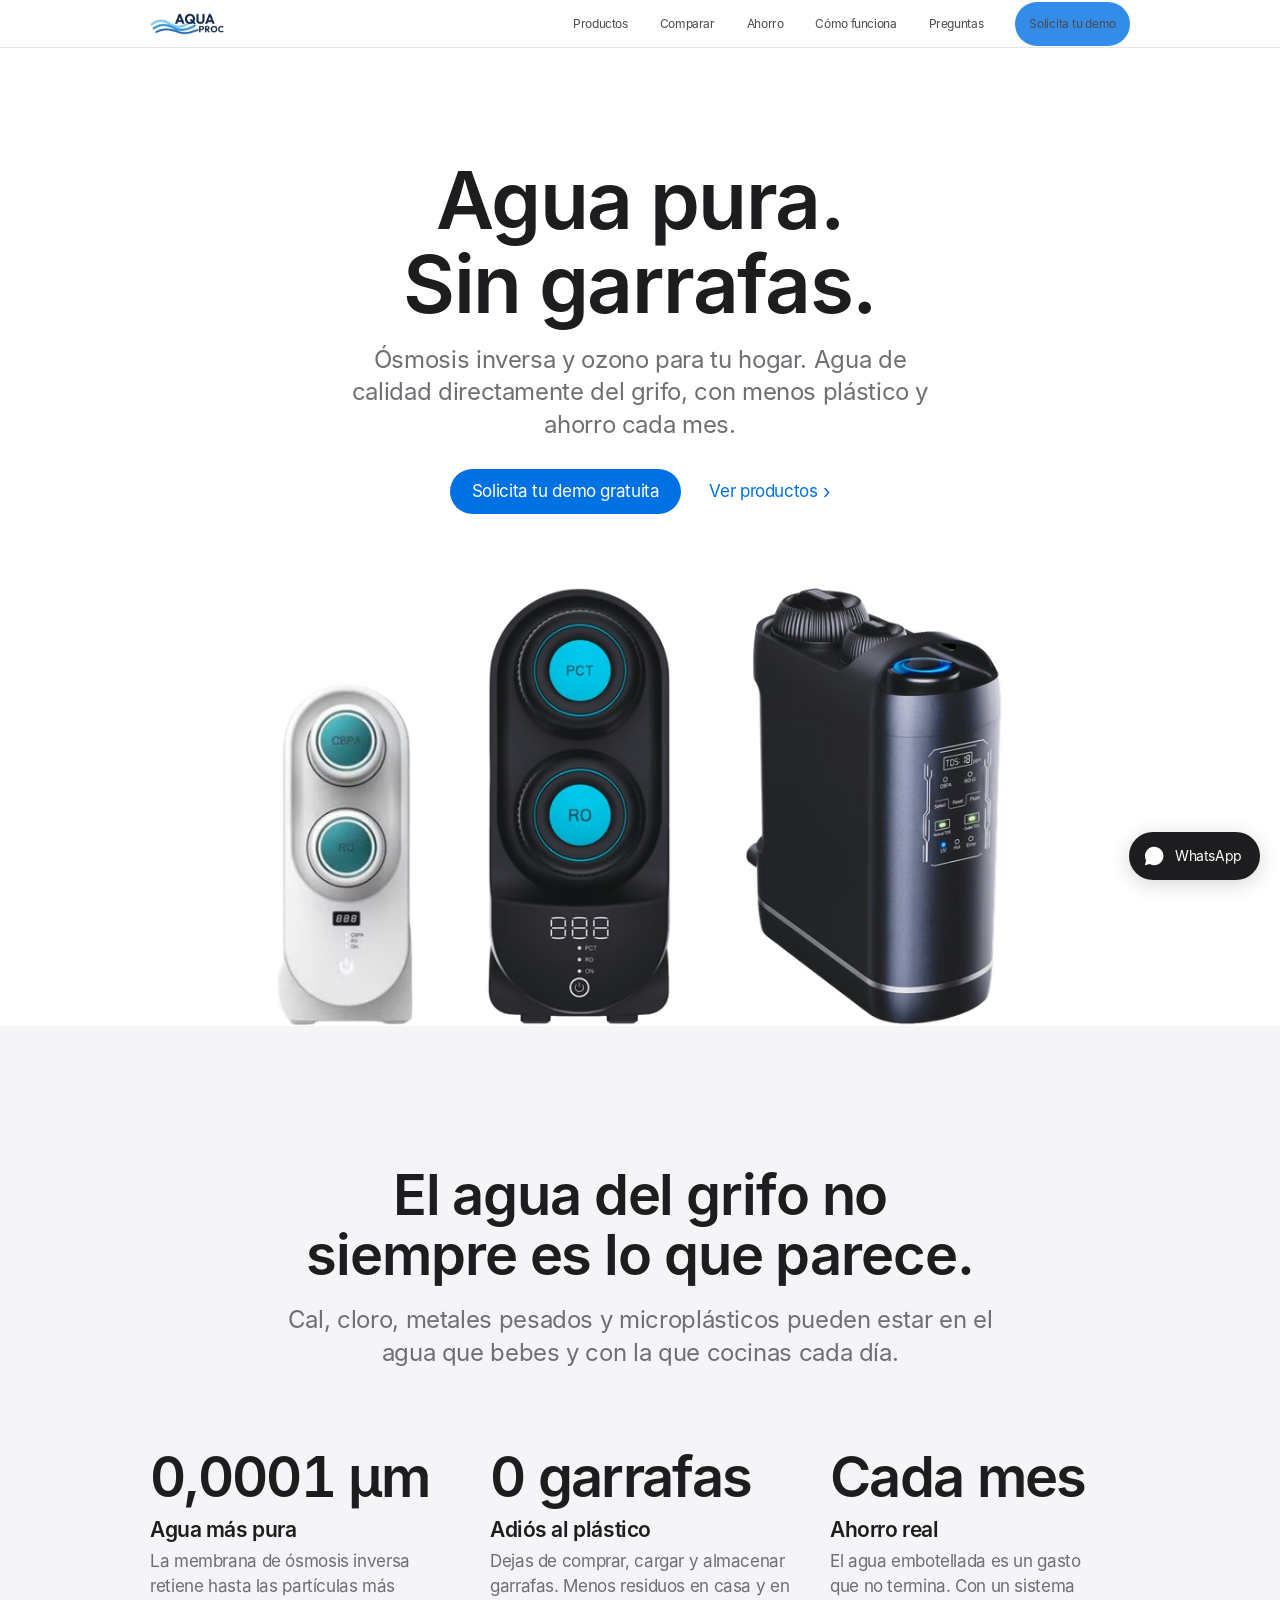
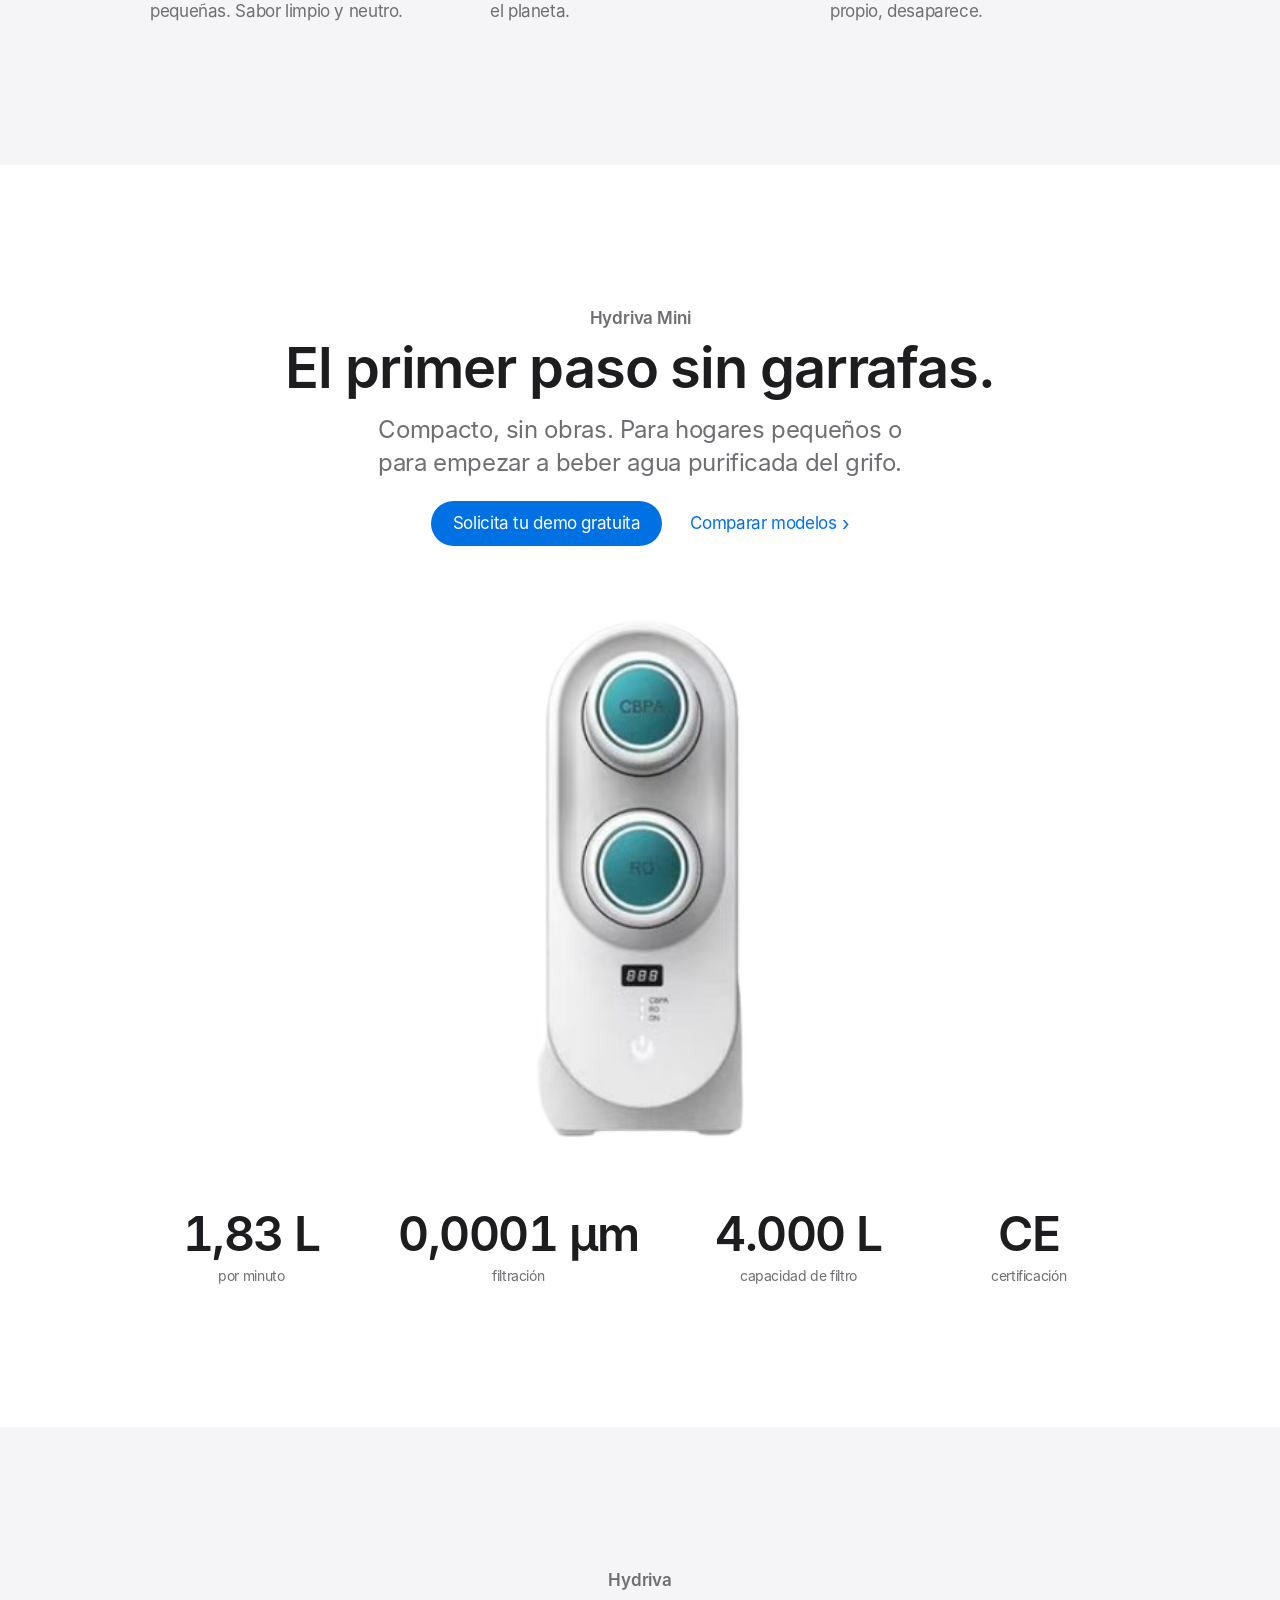
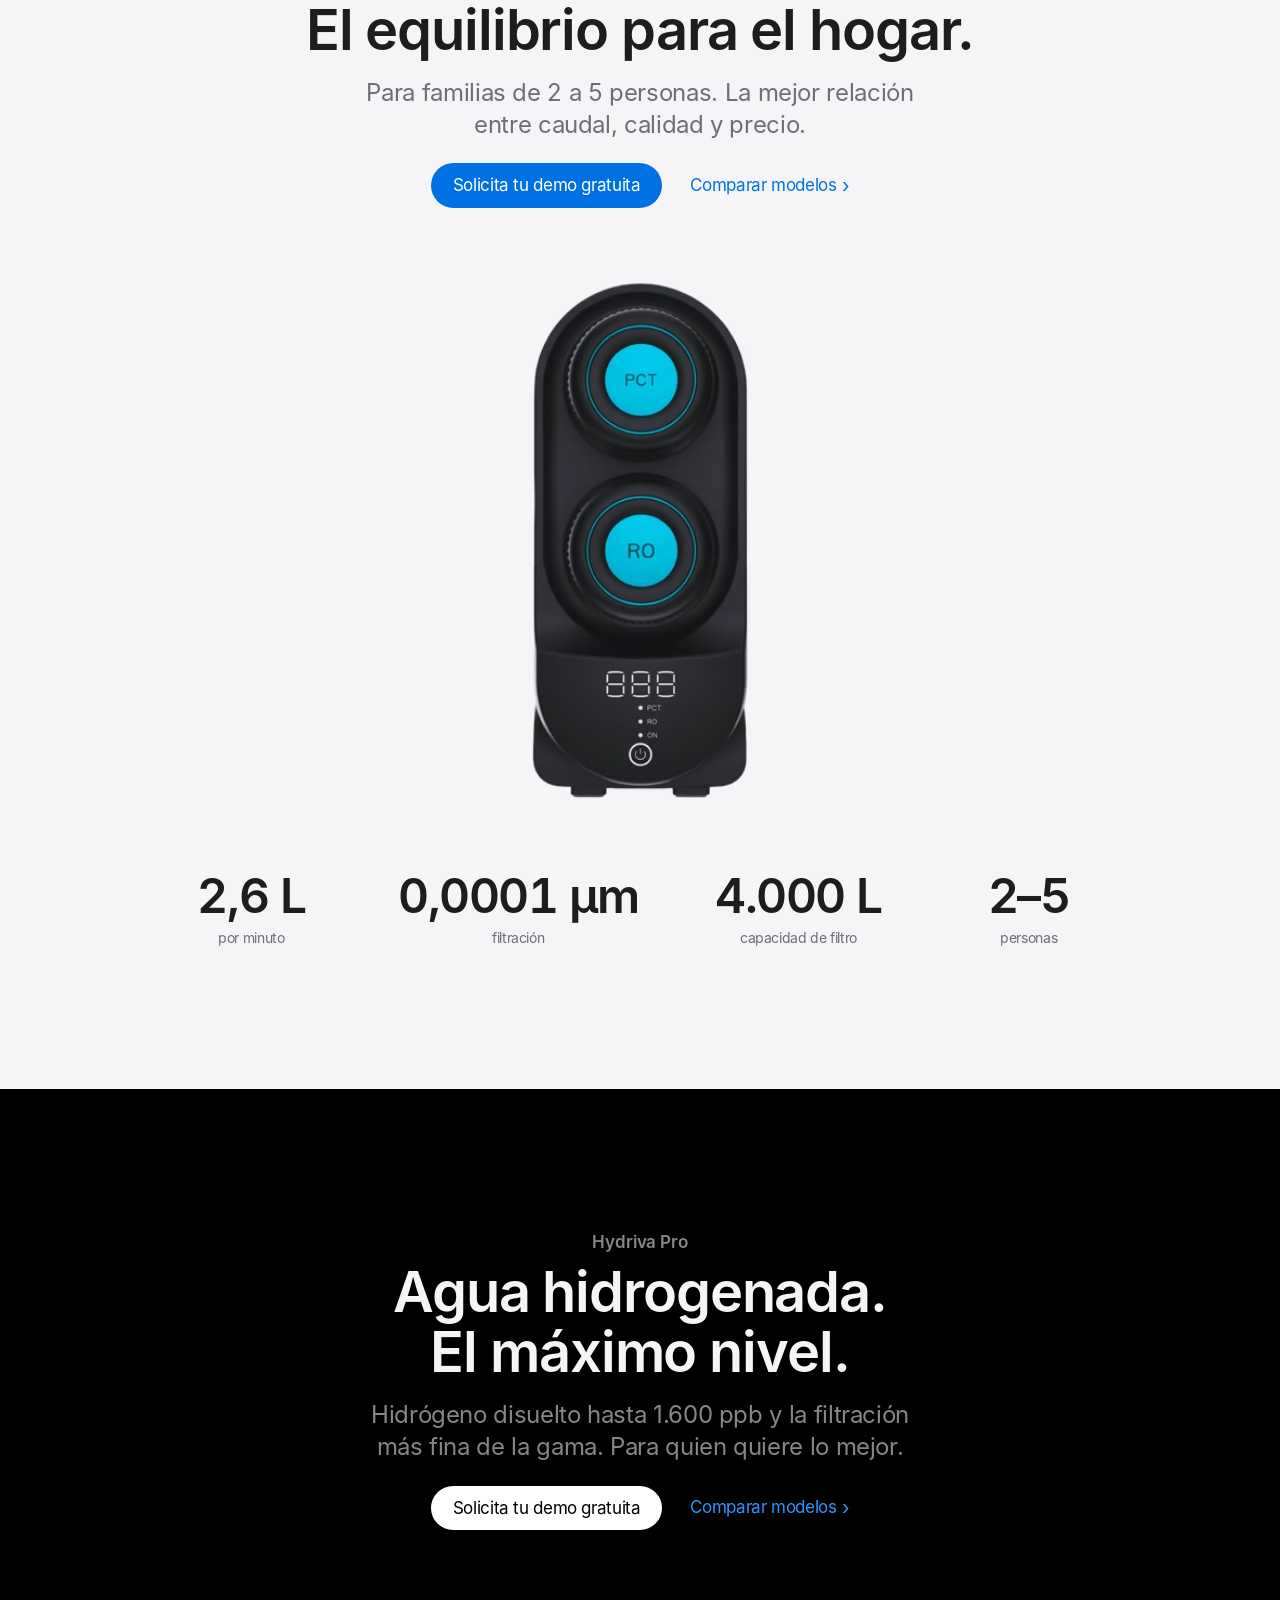
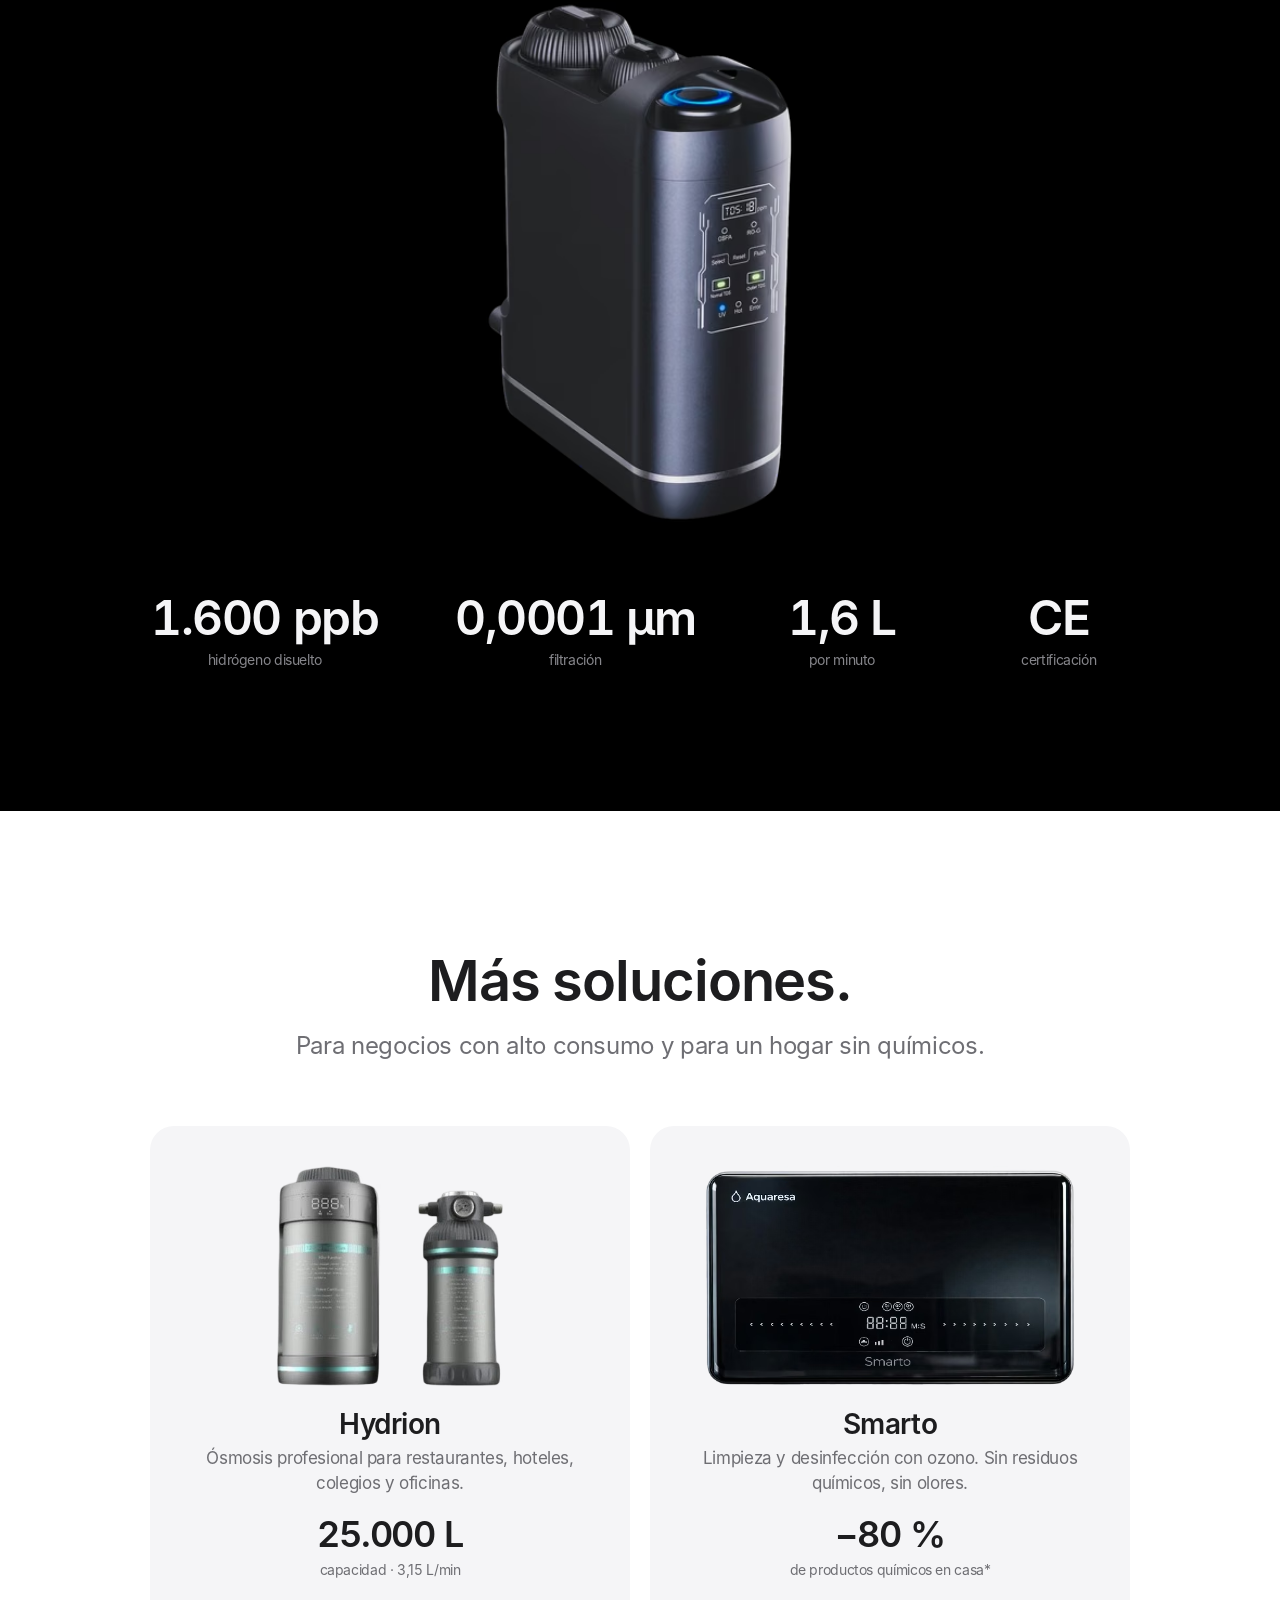
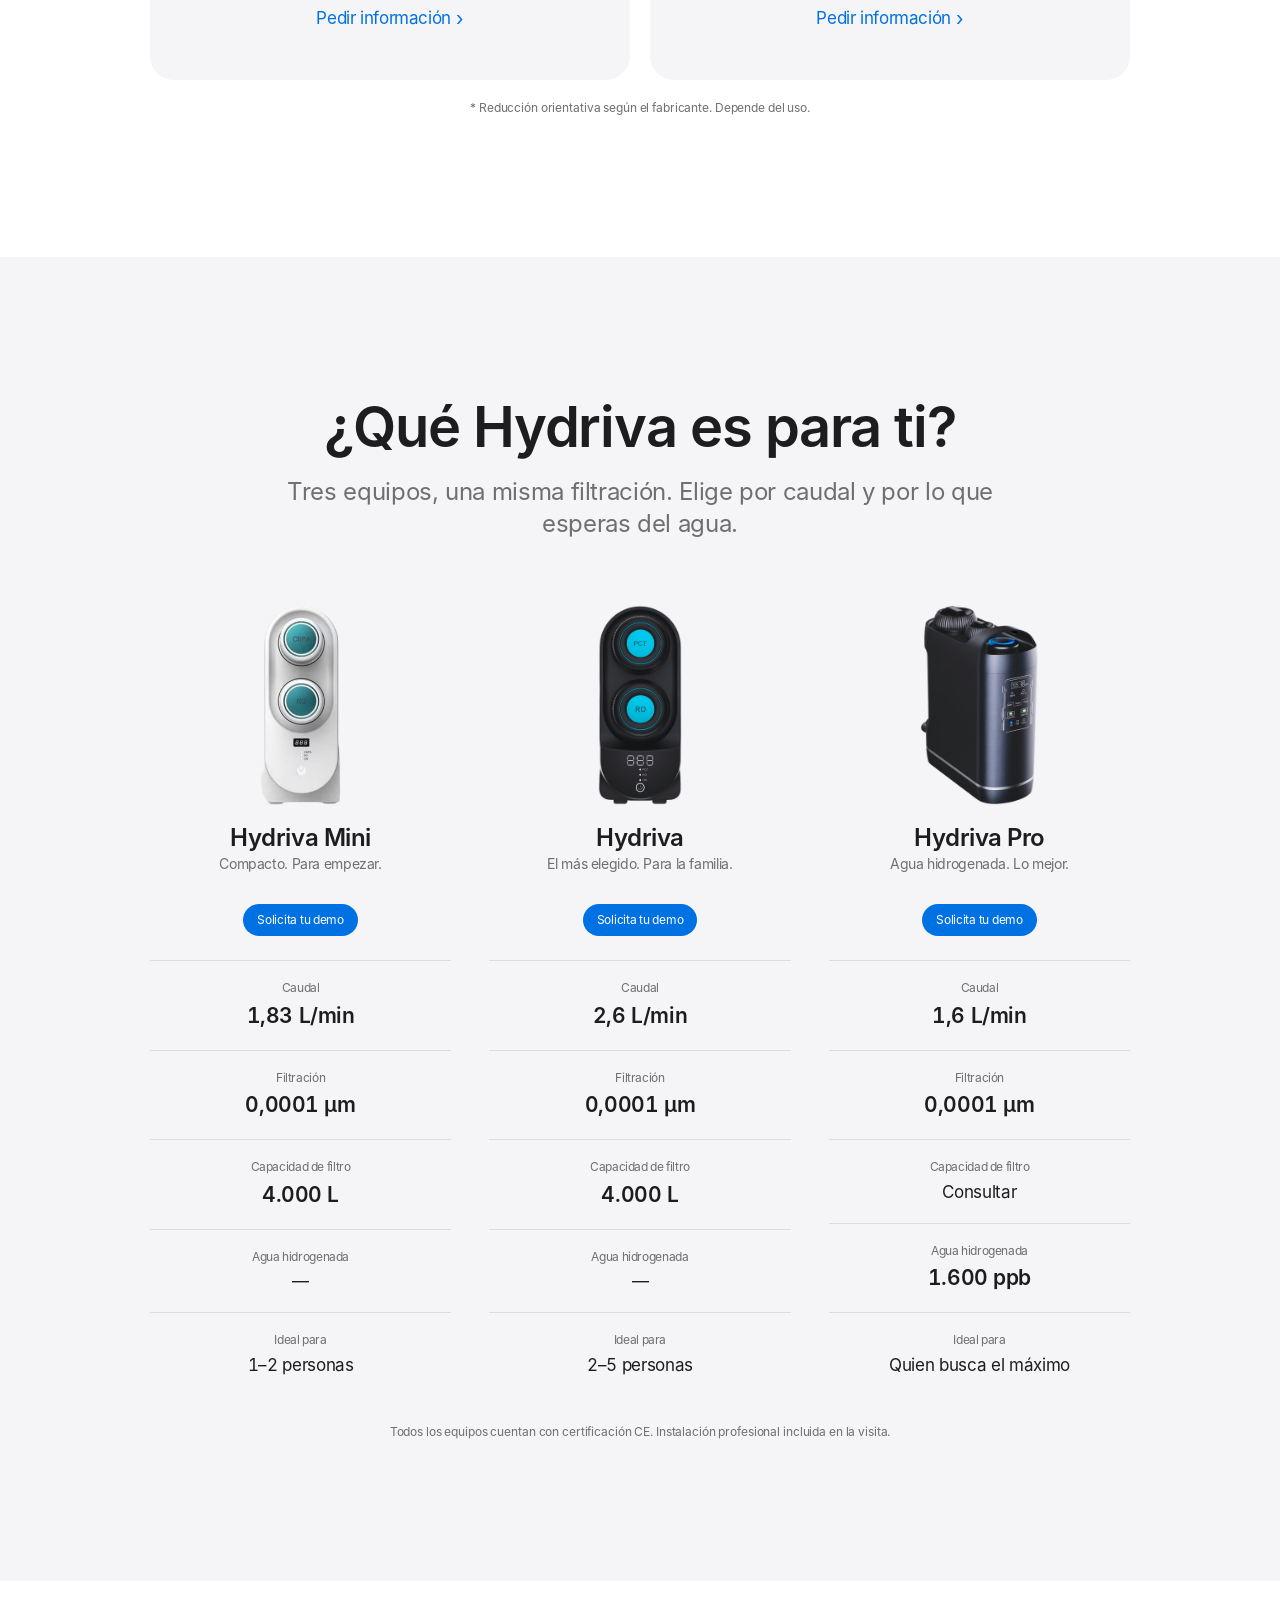
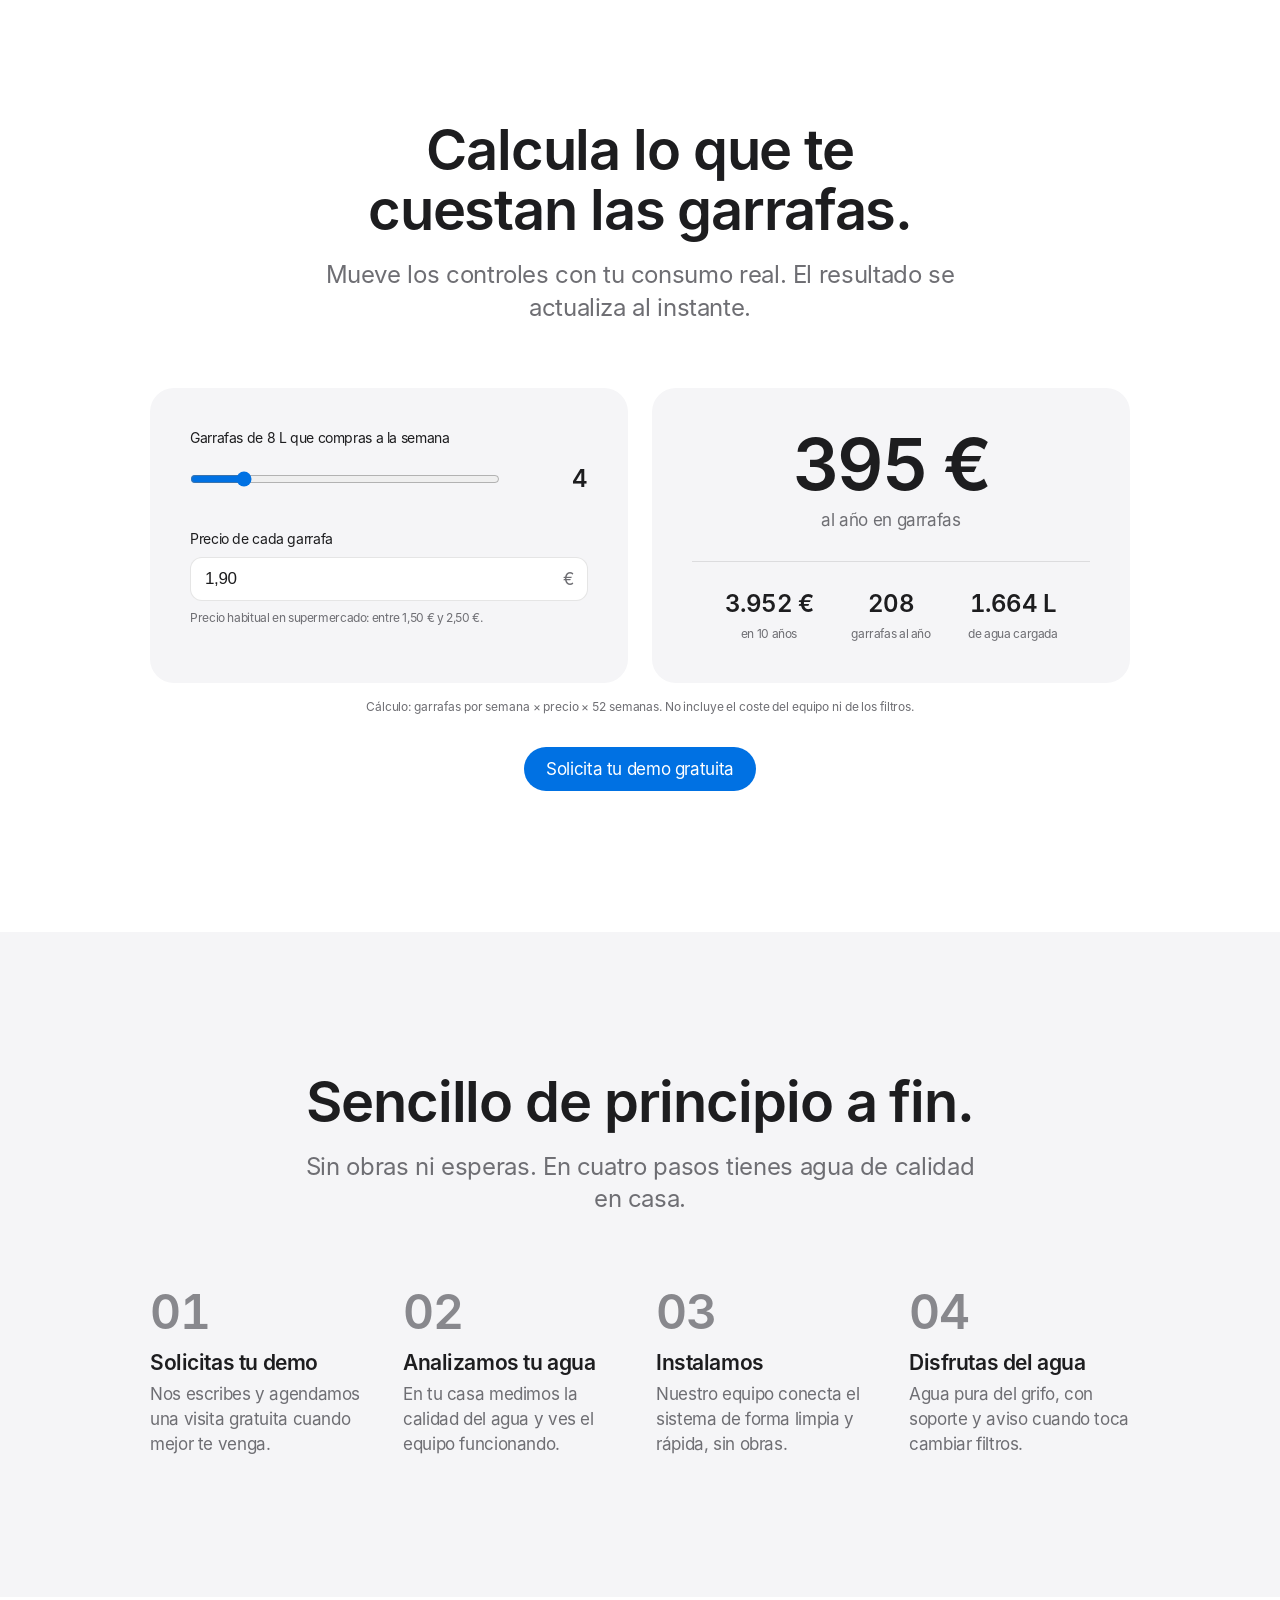
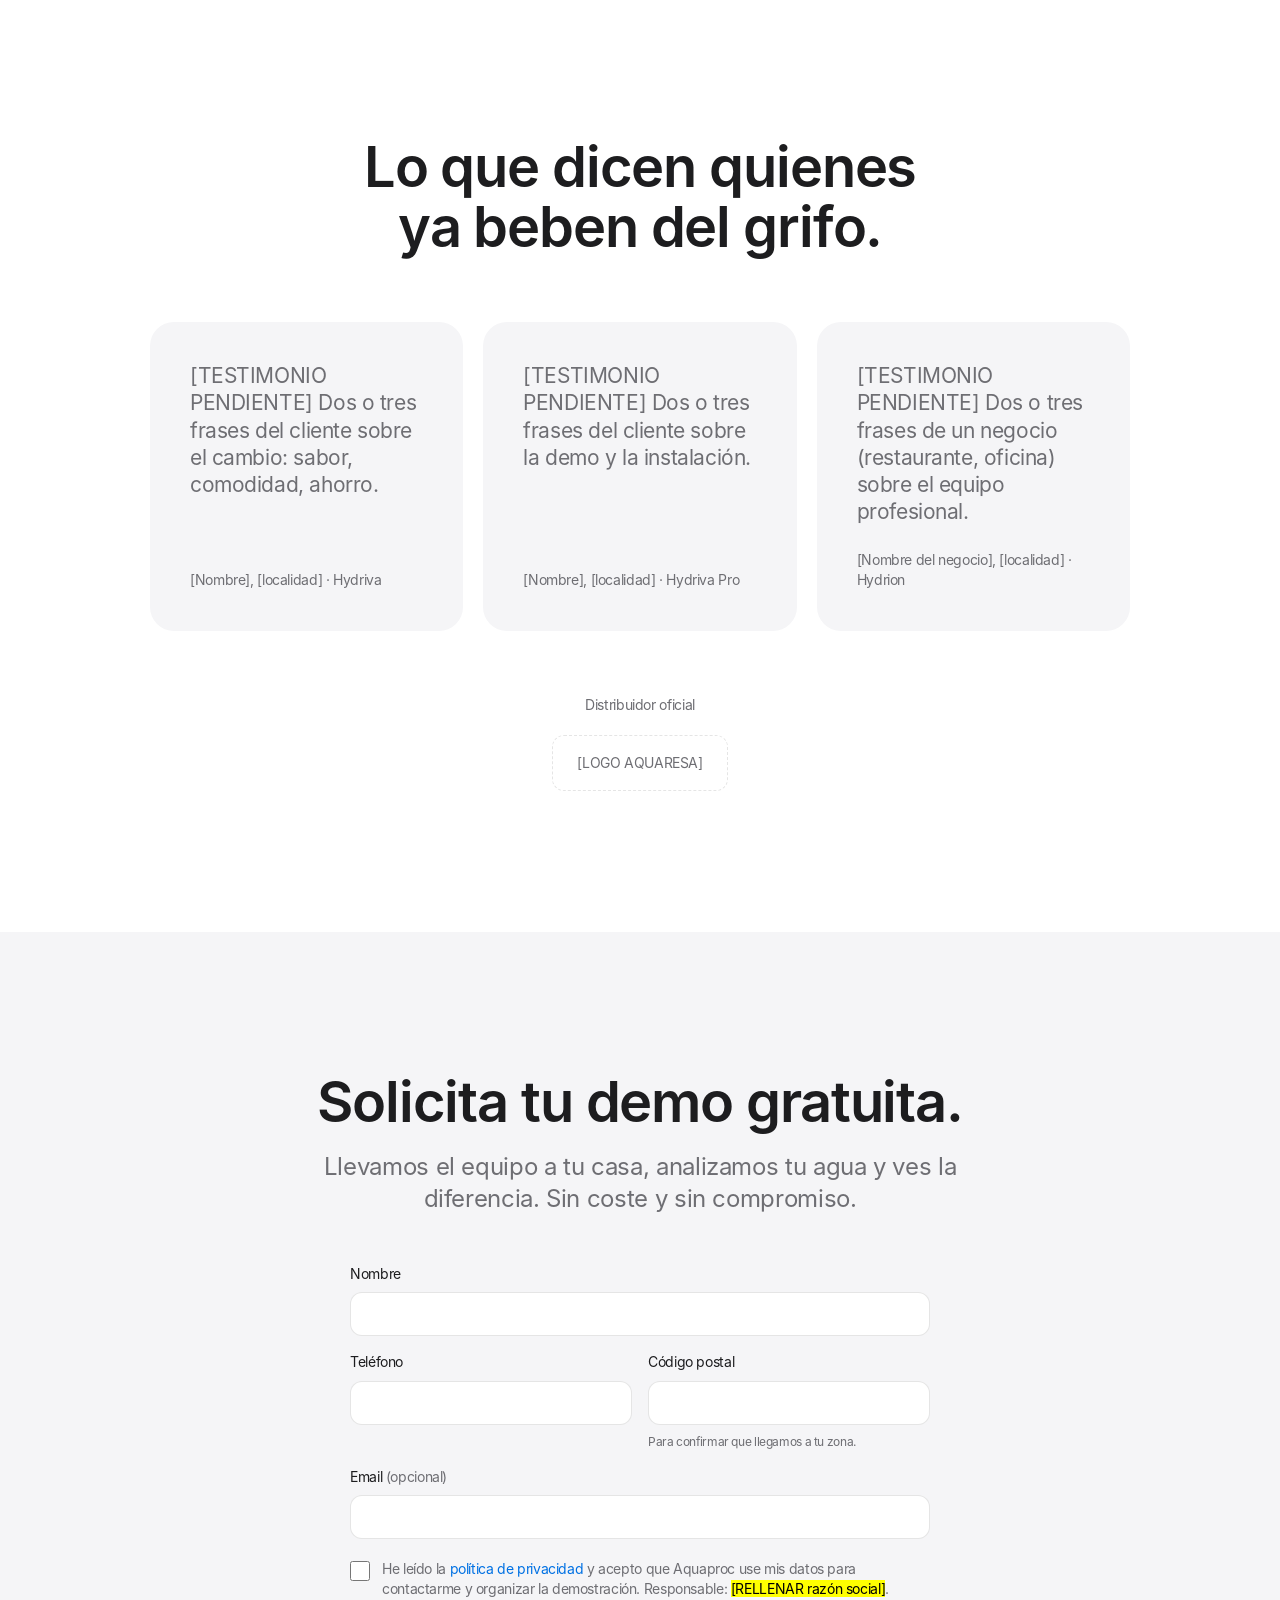
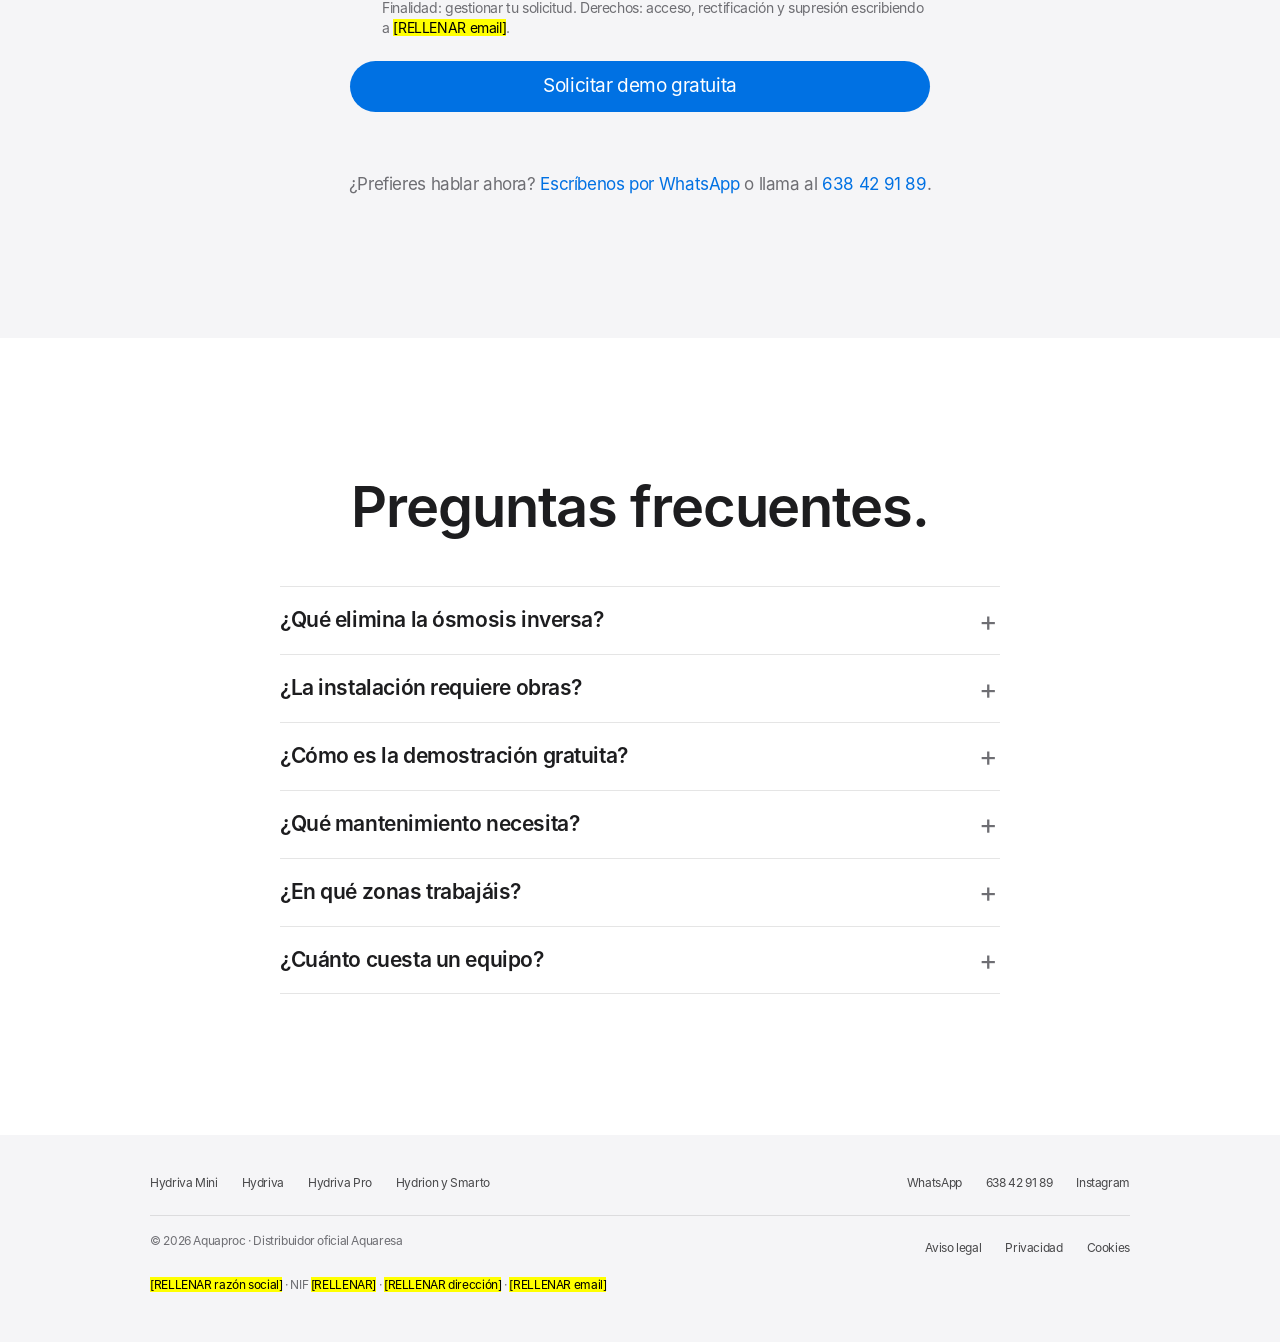
<file: index.html>
<!DOCTYPE html>
<html lang="es">
<head>
<meta charset="utf-8">
<meta name="viewport" content="width=device-width, initial-scale=1">
<title>Aquaproc · Agua pura en casa, sin garrafas</title>
<meta name="description" content="Ósmosis inversa y ozono para tu hogar. Agua de calidad directamente del grifo, sin garrafas y con ahorro cada mes. Demo gratuita en tu casa, sin compromiso.">
<link rel="canonical" href="https://aquaproc.com/">
<meta name="theme-color" content="#ffffff">
<meta name="color-scheme" content="light">

<meta property="og:type" content="website">
<meta property="og:locale" content="es_ES">
<meta property="og:site_name" content="Aquaproc">
<meta property="og:title" content="Agua pura en casa. Sin garrafas.">
<meta property="og:description" content="Ósmosis inversa y ozono para tu hogar. Demo gratuita en tu casa, sin compromiso.">
<meta property="og:url" content="https://aquaproc.com/">
<meta property="og:image" content="https://aquaproc.com/img/og.jpg">
<meta property="og:image:width" content="1200">
<meta property="og:image:height" content="630">
<meta property="og:image:alt" content="Logo de Aquaproc y equipo de ósmosis Hydriva">
<meta name="twitter:card" content="summary_large_image">
<meta name="twitter:title" content="Agua pura en casa. Sin garrafas.">
<meta name="twitter:description" content="Ósmosis inversa y ozono para tu hogar. Demo gratuita en tu casa, sin compromiso.">
<meta name="twitter:image" content="https://aquaproc.com/img/og.jpg">

<link rel="icon" href="favicon.ico" sizes="32x32">
<link rel="icon" href="img/favicon-32.png" type="image/png" sizes="32x32">
<link rel="apple-touch-icon" href="img/apple-touch-icon.png">
<link rel="manifest" href="site.webmanifest">

<link rel="preload" href="fonts/inter-semibold.woff" as="font" type="font/woff" crossorigin>
<link rel="preload" href="fonts/inter-regular.woff" as="font" type="font/woff" crossorigin>
<link rel="preload" href="img/hydriva.avif" as="image" type="image/avif" fetchpriority="high">
<link rel="stylesheet" href="css/style.css">

<!-- Analítica sin cookies. Crea el sitio en plausible.io con el dominio aquaproc.com. -->
<script defer data-domain="aquaproc.com" src="https://plausible.io/js/script.js"></script>
<!-- Alternativa GA4 (requiere banner de cookies y consentimiento previo):
<script async src="https://www.googletagmanager.com/gtag/js?id=G-XXXXXXX"></script>
<script>window.dataLayer=window.dataLayer||[];function gtag(){dataLayer.push(arguments)}gtag('js',new Date());gtag('config','G-XXXXXXX');</script>
-->

<script type="application/ld+json">
{
  "@context": "https://schema.org",
  "@graph": [
    {
      "@type": "LocalBusiness",
      "@id": "https://aquaproc.com/#business",
      "name": "Aquaproc",
      "url": "https://aquaproc.com/",
      "logo": "https://aquaproc.com/img/logo.png",
      "image": "https://aquaproc.com/img/og.jpg",
      "description": "Venta e instalación de sistemas de ósmosis inversa y ozono para el hogar. Distribuidor oficial Aquaresa.",
      "telephone": "+34638429189",
      "sameAs": ["https://www.instagram.com/aquaproc"],
      "areaServed": [
        { "@type": "AdministrativeArea", "name": "Cataluña" },
        { "@type": "Country", "name": "España" }
      ],
      "openingHoursSpecification": {
        "@type": "OpeningHoursSpecification",
        "dayOfWeek": ["Monday", "Tuesday", "Wednesday", "Thursday", "Friday", "Saturday"],
        "opens": "09:00",
        "closes": "19:30"
      },
      "priceRange": "€€",
      "address": {
        "@type": "PostalAddress",
        "addressCountry": "ES",
        "addressRegion": "Cataluña"
      }
    },
    {
      "@type": "Product",
      "name": "Hydriva Mini",
      "brand": { "@type": "Brand", "name": "Aquaresa" },
      "description": "Ósmosis inversa compacta. 1,83 L/min, filtración de 0,0001 µm, 4.000 L de capacidad.",
      "image": "https://aquaproc.com/img/hydriva-mini.png",
      "url": "https://aquaproc.com/#hydriva-mini"
    },
    {
      "@type": "Product",
      "name": "Hydriva",
      "brand": { "@type": "Brand", "name": "Aquaresa" },
      "description": "Ósmosis inversa para el hogar. 2,6 L/min, filtración de 0,0001 µm, 4.000 L de capacidad.",
      "image": "https://aquaproc.com/img/hydriva.png",
      "url": "https://aquaproc.com/#hydriva"
    },
    {
      "@type": "Product",
      "name": "Hydriva Pro",
      "brand": { "@type": "Brand", "name": "Aquaresa" },
      "description": "Ósmosis inversa con agua hidrogenada hasta 1.600 ppb. 1,6 L/min, filtración de 0,0001 µm.",
      "image": "https://aquaproc.com/img/hydriva-pro.png",
      "url": "https://aquaproc.com/#hydriva-pro"
    },
    {
      "@type": "Product",
      "name": "Hydrion",
      "brand": { "@type": "Brand", "name": "Aquaresa" },
      "description": "Ósmosis inversa profesional. 3,15 L/min, 25.000 L de capacidad.",
      "image": "https://aquaproc.com/img/hydrion.png",
      "url": "https://aquaproc.com/#mas-soluciones"
    },
    {
      "@type": "Product",
      "name": "Smarto",
      "brand": { "@type": "Brand", "name": "Aquaresa" },
      "description": "Sistema de ozono para el hogar. Limpieza y desinfección sin productos químicos.",
      "image": "https://aquaproc.com/img/smarto.png",
      "url": "https://aquaproc.com/#mas-soluciones"
    },
    {
      "@type": "FAQPage",
      "mainEntity": [
        {
          "@type": "Question",
          "name": "¿Qué elimina la ósmosis inversa?",
          "acceptedAnswer": { "@type": "Answer", "text": "Filtra el agua a través de una membrana de 0,0001 µm, reteniendo cal, metales pesados, microplásticos y otras impurezas. El resultado es un agua de sabor limpio y neutro." }
        },
        {
          "@type": "Question",
          "name": "¿La instalación requiere obras?",
          "acceptedAnswer": { "@type": "Answer", "text": "No. Nuestro equipo conecta el sistema a tu instalación existente de forma limpia y rápida, sin obras." }
        },
        {
          "@type": "Question",
          "name": "¿Cómo es la demostración gratuita?",
          "acceptedAnswer": { "@type": "Answer", "text": "Vamos a tu casa, analizamos la calidad de tu agua y te enseñamos el equipo funcionando. Es gratis y sin compromiso de compra." }
        },
        {
          "@type": "Question",
          "name": "¿Qué mantenimiento necesita?",
          "acceptedAnswer": { "@type": "Answer", "text": "La sustitución periódica de los filtros. Te avisamos cuando toca y te damos soporte para que el equipo funcione siempre bien." }
        },
        {
          "@type": "Question",
          "name": "¿En qué zonas trabajáis?",
          "acceptedAnswer": { "@type": "Answer", "text": "Instalamos en toda España, principalmente en Cataluña. Escríbenos con tu código postal y te confirmamos fecha." }
        }
      ]
    }
  ]
}
</script>
</head>
<body>

<a class="skip-link" href="#main">Saltar al contenido</a>

<header class="nav">
  <div class="wrap nav-inner">
    <a class="nav-logo" href="#inicio" aria-label="Aquaproc, inicio">
      <picture>
        <source srcset="img/logo.avif" type="image/avif">
        <source srcset="img/logo.webp" type="image/webp">
        <img src="img/logo.png" width="438" height="130" alt="" decoding="async">
      </picture>
    </a>
    <button class="nav-toggle" type="button" aria-expanded="false" aria-controls="nav-links" aria-label="Menú">
      <span></span><span></span>
    </button>
    <nav aria-label="Principal">
      <ul class="nav-links" id="nav-links">
        <li><a href="#hydriva">Productos</a></li>
        <li><a href="#comparar">Comparar</a></li>
        <li><a href="#ahorro">Ahorro</a></li>
        <li><a href="#como-funciona">Cómo funciona</a></li>
        <li><a href="#faq">Preguntas</a></li>
        <li class="nav-cta"><a class="btn btn-sm" href="#demo">Solicita tu demo</a></li>
      </ul>
    </nav>
  </div>
</header>

<main id="main">

<!-- ================= HERO ================= -->
<section class="hero" id="inicio" aria-labelledby="hero-title">
  <div class="wrap">
    <h1 class="t-display" id="hero-title">Agua pura.<br>Sin garrafas.</h1>
    <p class="t-intro">Ósmosis inversa y ozono para tu hogar. Agua de calidad directamente del grifo, con menos plástico y ahorro cada mes.</p>
    <div class="cta-row">
      <a class="btn" href="#demo">Solicita tu demo gratuita</a>
      <a class="link" href="#hydriva">Ver productos</a>
    </div>
  </div>
  <div class="hero-media" aria-hidden="true">
    <picture>
      <source srcset="img/hydriva-mini.avif" type="image/avif">
      <source srcset="img/hydriva-mini.webp" type="image/webp">
      <img class="is-mini" src="img/hydriva-mini.png" width="149" height="370" alt="" decoding="async">
    </picture>
    <picture>
      <source srcset="img/hydriva.avif" type="image/avif">
      <source srcset="img/hydriva.webp" type="image/webp">
      <img src="img/hydriva.png" width="203" height="480" alt="" fetchpriority="high">
    </picture>
    <picture>
      <source srcset="img/hydriva-pro.avif" type="image/avif">
      <source srcset="img/hydriva-pro.webp" type="image/webp">
      <img class="is-pro" src="img/hydriva-pro.png" width="284" height="480" alt="" decoding="async">
    </picture>
  </div>
</section>

<!-- ================= POR QUÉ ================= -->
<section class="section section-alt" id="por-que" aria-labelledby="why-title">
  <div class="wrap">
    <div class="section-head reveal">
      <h2 class="t-headline" id="why-title">El agua del grifo no siempre es lo que parece.</h2>
      <p class="t-intro muted">Cal, cloro, metales pesados y microplásticos pueden estar en el agua que bebes y con la que cocinas cada día.</p>
    </div>
    <div class="reasons">
      <div class="reason reveal">
        <div class="big">0,0001 µm</div>
        <h3>Agua más pura</h3>
        <p>La membrana de ósmosis inversa retiene hasta las partículas más pequeñas. Sabor limpio y neutro.</p>
      </div>
      <div class="reason reveal">
        <div class="big">0 garrafas</div>
        <h3>Adiós al plástico</h3>
        <p>Dejas de comprar, cargar y almacenar garrafas. Menos residuos en casa y en el planeta.</p>
      </div>
      <div class="reason reveal">
        <div class="big">Cada mes</div>
        <h3>Ahorro real</h3>
        <p>El agua embotellada es un gasto que no termina. Con un sistema propio, desaparece.</p>
      </div>
    </div>
  </div>
</section>

<!-- ================= HYDRIVA MINI ================= -->
<section class="section product" id="hydriva-mini" aria-labelledby="mini-title">
  <div class="wrap">
    <div class="reveal">
      <p class="t-eyebrow">Hydriva Mini</p>
      <h2 class="t-headline" id="mini-title">El primer paso sin garrafas.</h2>
      <p class="t-intro">Compacto, sin obras. Para hogares pequeños o para empezar a beber agua purificada del grifo.</p>
      <div class="cta-row">
        <a class="btn" href="#demo">Solicita tu demo gratuita</a>
        <a class="link" href="#comparar">Comparar modelos</a>
      </div>
    </div>
    <div class="product-media reveal">
      <picture>
        <source srcset="img/hydriva-mini.avif" type="image/avif">
        <source srcset="img/hydriva-mini.webp" type="image/webp">
        <img src="img/hydriva-mini.png" width="149" height="370" alt="Hydriva Mini, equipo de ósmosis inversa compacto en blanco" loading="lazy" decoding="async">
      </picture>
    </div>
    <ul class="specs reveal">
      <li class="spec"><span class="v">1,83 L</span><span class="k">por minuto</span></li>
      <li class="spec"><span class="v">0,0001 µm</span><span class="k">filtración</span></li>
      <li class="spec"><span class="v">4.000 L</span><span class="k">capacidad de filtro</span></li>
      <li class="spec"><span class="v">CE</span><span class="k">certificación</span></li>
    </ul>
  </div>
</section>

<!-- ================= HYDRIVA ================= -->
<section class="section section-alt product" id="hydriva" aria-labelledby="hydriva-title">
  <div class="wrap">
    <div class="reveal">
      <p class="t-eyebrow">Hydriva</p>
      <h2 class="t-headline" id="hydriva-title">El equilibrio para el hogar.</h2>
      <p class="t-intro">Para familias de 2 a 5 personas. La mejor relación entre caudal, calidad y precio.</p>
      <div class="cta-row">
        <a class="btn" href="#demo">Solicita tu demo gratuita</a>
        <a class="link" href="#comparar">Comparar modelos</a>
      </div>
    </div>
    <div class="product-media reveal">
      <picture>
        <source srcset="img/hydriva.avif" type="image/avif">
        <source srcset="img/hydriva.webp" type="image/webp">
        <img src="img/hydriva.png" width="203" height="480" alt="Hydriva, equipo de ósmosis inversa para el hogar en negro" loading="lazy" decoding="async">
      </picture>
    </div>
    <ul class="specs reveal">
      <li class="spec"><span class="v">2,6 L</span><span class="k">por minuto</span></li>
      <li class="spec"><span class="v">0,0001 µm</span><span class="k">filtración</span></li>
      <li class="spec"><span class="v">4.000 L</span><span class="k">capacidad de filtro</span></li>
      <li class="spec"><span class="v">2–5</span><span class="k">personas</span></li>
    </ul>
  </div>
</section>

<!-- ================= HYDRIVA PRO (negro) ================= -->
<section class="section section-dark product" id="hydriva-pro" aria-labelledby="pro-title">
  <div class="wrap">
    <div class="reveal">
      <p class="t-eyebrow">Hydriva Pro</p>
      <h2 class="t-headline" id="pro-title">Agua hidrogenada.<br>El máximo nivel.</h2>
      <p class="t-intro">Hidrógeno disuelto hasta 1.600 ppb y la filtración más fina de la gama. Para quien quiere lo mejor.</p>
      <div class="cta-row">
        <a class="btn btn-on-dark" href="#demo">Solicita tu demo gratuita</a>
        <a class="link" href="#comparar">Comparar modelos</a>
      </div>
    </div>
    <div class="product-media reveal">
      <picture>
        <source srcset="img/hydriva-pro.avif" type="image/avif">
        <source srcset="img/hydriva-pro.webp" type="image/webp">
        <img src="img/hydriva-pro.png" width="284" height="480" alt="Hydriva Pro, equipo de ósmosis inversa con hidrógeno, en azul oscuro" loading="lazy" decoding="async">
      </picture>
    </div>
    <ul class="specs reveal">
      <li class="spec"><span class="v">1.600 ppb</span><span class="k">hidrógeno disuelto</span></li>
      <li class="spec"><span class="v">0,0001 µm</span><span class="k">filtración</span></li>
      <li class="spec"><span class="v">1,6 L</span><span class="k">por minuto</span></li>
      <li class="spec"><span class="v">CE</span><span class="k">certificación</span></li>
    </ul>
  </div>
</section>

<!-- ================= MÁS SOLUCIONES ================= -->
<section class="section" id="mas-soluciones" aria-labelledby="more-title">
  <div class="wrap">
    <div class="section-head reveal">
      <h2 class="t-headline" id="more-title">Más soluciones.</h2>
      <p class="t-intro muted">Para negocios con alto consumo y para un hogar sin químicos.</p>
    </div>
    <div class="grid-2 solutions">
      <article class="card solution reveal">
        <div class="solution-media">
          <picture>
            <source srcset="img/hydrion.avif" type="image/avif">
            <source srcset="img/hydrion.webp" type="image/webp">
            <img src="img/hydrion.png" width="313" height="304" alt="Hydrion, dos filtros profesionales de ósmosis inversa" loading="lazy" decoding="async">
          </picture>
        </div>
        <h3>Hydrion</h3>
        <p class="tag">Ósmosis profesional para restaurantes, hoteles, colegios y oficinas.</p>
        <div class="spec"><span class="v">25.000 L</span><span class="k">capacidad · 3,15 L/min</span></div>
        <a class="link" href="#demo">Pedir información</a>
      </article>
      <article class="card solution reveal">
        <div class="solution-media">
          <picture>
            <source srcset="img/smarto.avif" type="image/avif">
            <source srcset="img/smarto.webp" type="image/webp">
            <img src="img/smarto.png" width="568" height="336" alt="Smarto, sistema de ozono Aquaresa con panel táctil" loading="lazy" decoding="async">
          </picture>
        </div>
        <h3>Smarto</h3>
        <p class="tag">Limpieza y desinfección con ozono. Sin residuos químicos, sin olores.</p>
        <div class="spec"><span class="v">−80 %</span><span class="k">de productos químicos en casa*</span></div>
        <a class="link" href="#demo">Pedir información</a>
      </article>
    </div>
    <p class="t-caption muted center" style="margin-top:20px">* Reducción orientativa según el fabricante. Depende del uso.</p>
  </div>
</section>

<!-- ================= COMPARAR MODELOS ================= -->
<section class="section section-alt" id="comparar" aria-labelledby="compare-title">
  <div class="wrap">
    <div class="section-head reveal">
      <h2 class="t-headline" id="compare-title">¿Qué Hydriva es para ti?</h2>
      <p class="t-intro muted">Tres equipos, una misma filtración. Elige por caudal y por lo que esperas del agua.</p>
    </div>
    <div class="compare-scroll reveal">
      <div class="compare">
        <article class="compare-col">
          <div class="cmedia">
            <picture>
              <source srcset="img/hydriva-mini.avif" type="image/avif">
              <source srcset="img/hydriva-mini.webp" type="image/webp">
              <img src="img/hydriva-mini.png" width="149" height="370" alt="" loading="lazy" decoding="async">
            </picture>
          </div>
          <h3>Hydriva Mini</h3>
          <p class="tag">Compacto. Para empezar.</p>
          <a class="btn btn-sm" href="#demo">Solicita tu demo</a>
          <dl>
            <div class="row"><dt>Caudal</dt><dd>1,83 L/min</dd></div>
            <div class="row"><dt>Filtración</dt><dd>0,0001 µm</dd></div>
            <div class="row"><dt>Capacidad de filtro</dt><dd>4.000 L</dd></div>
            <div class="row"><dt>Agua hidrogenada</dt><dd class="small">—</dd></div>
            <div class="row"><dt>Ideal para</dt><dd class="small">1–2 personas</dd></div>
          </dl>
        </article>
        <article class="compare-col">
          <div class="cmedia">
            <picture>
              <source srcset="img/hydriva.avif" type="image/avif">
              <source srcset="img/hydriva.webp" type="image/webp">
              <img src="img/hydriva.png" width="203" height="480" alt="" loading="lazy" decoding="async">
            </picture>
          </div>
          <h3>Hydriva</h3>
          <p class="tag">El más elegido. Para la familia.</p>
          <a class="btn btn-sm" href="#demo">Solicita tu demo</a>
          <dl>
            <div class="row"><dt>Caudal</dt><dd>2,6 L/min</dd></div>
            <div class="row"><dt>Filtración</dt><dd>0,0001 µm</dd></div>
            <div class="row"><dt>Capacidad de filtro</dt><dd>4.000 L</dd></div>
            <div class="row"><dt>Agua hidrogenada</dt><dd class="small">—</dd></div>
            <div class="row"><dt>Ideal para</dt><dd class="small">2–5 personas</dd></div>
          </dl>
        </article>
        <article class="compare-col">
          <div class="cmedia">
            <picture>
              <source srcset="img/hydriva-pro.avif" type="image/avif">
              <source srcset="img/hydriva-pro.webp" type="image/webp">
              <img src="img/hydriva-pro.png" width="284" height="480" alt="" loading="lazy" decoding="async">
            </picture>
          </div>
          <h3>Hydriva Pro</h3>
          <p class="tag">Agua hidrogenada. Lo mejor.</p>
          <a class="btn btn-sm" href="#demo">Solicita tu demo</a>
          <dl>
            <div class="row"><dt>Caudal</dt><dd>1,6 L/min</dd></div>
            <div class="row"><dt>Filtración</dt><dd>0,0001 µm</dd></div>
            <div class="row"><dt>Capacidad de filtro</dt><dd class="small">Consultar</dd></div>
            <div class="row"><dt>Agua hidrogenada</dt><dd>1.600 ppb</dd></div>
            <div class="row"><dt>Ideal para</dt><dd class="small">Quien busca el máximo</dd></div>
          </dl>
        </article>
      </div>
    </div>
    <p class="t-caption muted center" style="margin-top:20px">Todos los equipos cuentan con certificación CE. Instalación profesional incluida en la visita.</p>
  </div>
</section>

<!-- ================= AHORRO ================= -->
<section class="section" id="ahorro" aria-labelledby="calc-title">
  <div class="wrap">
    <div class="section-head reveal">
      <h2 class="t-headline" id="calc-title">Calcula lo que te cuestan las garrafas.</h2>
      <p class="t-intro muted">Mueve los controles con tu consumo real. El resultado se actualiza al instante.</p>
    </div>
    <div class="calc reveal" id="calc">
      <div class="card calc-inputs">
        <div class="field">
          <label for="calc-qty">Garrafas de 8 L que compras a la semana</label>
          <div class="field-row">
            <input type="range" id="calc-qty" min="1" max="20" step="1" value="4" aria-describedby="calc-qty-out">
            <output id="calc-qty-out" for="calc-qty">4</output>
          </div>
        </div>
        <div class="field">
          <label for="calc-price">Precio de cada garrafa</label>
          <div class="input-money">
            <input class="input" type="text" inputmode="decimal" id="calc-price" value="1,90" aria-describedby="calc-price-hint" autocomplete="off">
          </div>
          <span class="hint" id="calc-price-hint">Precio habitual en supermercado: entre 1,50 € y 2,50 €.</span>
        </div>
      </div>
      <div class="card calc-result" aria-live="polite">
        <div class="big" id="calc-year">395 €</div>
        <div class="big-label">al año en garrafas</div>
        <div class="secondary">
          <div><div class="v" id="calc-ten">3.950 €</div><div class="k">en 10 años</div></div>
          <div><div class="v" id="calc-bottles">208</div><div class="k">garrafas al año</div></div>
          <div><div class="v" id="calc-litres">1.664 L</div><div class="k">de agua cargada</div></div>
        </div>
      </div>
    </div>
    <p class="calc-note t-caption">
      Cálculo: garrafas por semana × precio × 52 semanas. No incluye el coste del equipo ni de los filtros.
      <!-- TODO (Ismael): si quieres mostrar precio, añade aquí "Equipos desde X €" y, si lo tienes, el coste anual de filtros para calcular el ahorro neto. -->
    </p>
    <div class="cta-row reveal" style="margin-top:32px">
      <a class="btn" href="#demo">Solicita tu demo gratuita</a>
    </div>
  </div>
</section>

<!-- ================= CÓMO FUNCIONA ================= -->
<section class="section section-alt" id="como-funciona" aria-labelledby="how-title">
  <div class="wrap">
    <div class="section-head reveal">
      <h2 class="t-headline" id="how-title">Sencillo de principio a fin.</h2>
      <p class="t-intro muted">Sin obras ni esperas. En cuatro pasos tienes agua de calidad en casa.</p>
    </div>
    <ol class="steps">
      <li class="step reveal"><h3>Solicitas tu demo</h3><p>Nos escribes y agendamos una visita gratuita cuando mejor te venga.</p></li>
      <li class="step reveal"><h3>Analizamos tu agua</h3><p>En tu casa medimos la calidad del agua y ves el equipo funcionando.</p></li>
      <li class="step reveal"><h3>Instalamos</h3><p>Nuestro equipo conecta el sistema de forma limpia y rápida, sin obras.</p></li>
      <li class="step reveal"><h3>Disfrutas del agua</h3><p>Agua pura del grifo, con soporte y aviso cuando toca cambiar filtros.</p></li>
    </ol>
  </div>
</section>

<!-- ================= PRUEBA SOCIAL ================= -->
<section class="section" id="opiniones" aria-labelledby="social-title">
  <div class="wrap">
    <div class="section-head reveal">
      <h2 class="t-headline" id="social-title">Lo que dicen quienes ya beben del grifo.</h2>
    </div>
    <!-- TODO (Ismael): sustituir los tres placeholders por testimonios reales (texto, nombre, localidad) con permiso del cliente. No inventar nombres. -->
    <div class="grid-3 testimonials">
      <figure class="card testimonial is-placeholder reveal">
        <blockquote>[TESTIMONIO PENDIENTE] Dos o tres frases del cliente sobre el cambio: sabor, comodidad, ahorro.</blockquote>
        <figcaption>[Nombre], [localidad] · Hydriva</figcaption>
      </figure>
      <figure class="card testimonial is-placeholder reveal">
        <blockquote>[TESTIMONIO PENDIENTE] Dos o tres frases del cliente sobre la demo y la instalación.</blockquote>
        <figcaption>[Nombre], [localidad] · Hydriva Pro</figcaption>
      </figure>
      <figure class="card testimonial is-placeholder reveal">
        <blockquote>[TESTIMONIO PENDIENTE] Dos o tres frases de un negocio (restaurante, oficina) sobre el equipo profesional.</blockquote>
        <figcaption>[Nombre del negocio], [localidad] · Hydrion</figcaption>
      </figure>
    </div>
    <div class="partners reveal">
      <p>Distribuidor oficial</p>
      <div class="partner-row">
        <!-- TODO (Ismael): sustituir por el logotipo oficial de Aquaresa (SVG o PNG) con su autorización. -->
        <span class="partner">[LOGO AQUARESA]</span>
      </div>
    </div>
  </div>
</section>

<!-- ================= DEMO / FORMULARIO ================= -->
<section class="section section-alt" id="demo" aria-labelledby="demo-title">
  <div class="wrap">
    <div class="section-head reveal">
      <h2 class="t-headline" id="demo-title">Solicita tu demo gratuita.</h2>
      <p class="t-intro muted">Llevamos el equipo a tu casa, analizamos tu agua y ves la diferencia. Sin coste y sin compromiso.</p>
    </div>

    <form class="form reveal" id="demo-form" action="https://formspree.io/f/xbdvjgle" method="POST" novalidate>
      <div class="form-grid">
        <div class="field span-2">
          <label for="f-nombre">Nombre</label>
          <input class="input" type="text" id="f-nombre" name="nombre" autocomplete="name" required aria-describedby="e-nombre">
          <span class="error-msg" id="e-nombre" role="alert"></span>
        </div>
        <div class="field">
          <label for="f-telefono">Teléfono</label>
          <input class="input" type="tel" id="f-telefono" name="telefono" autocomplete="tel" inputmode="tel" required aria-describedby="e-telefono">
          <span class="error-msg" id="e-telefono" role="alert"></span>
        </div>
        <div class="field">
          <label for="f-cp">Código postal</label>
          <input class="input" type="text" id="f-cp" name="cp" autocomplete="postal-code" inputmode="numeric" maxlength="5" required aria-describedby="e-cp h-cp">
          <span class="hint" id="h-cp">Para confirmar que llegamos a tu zona.</span>
          <span class="error-msg" id="e-cp" role="alert"></span>
        </div>
        <div class="field span-2">
          <label for="f-email">Email <span class="muted">(opcional)</span></label>
          <input class="input" type="email" id="f-email" name="email" autocomplete="email" aria-describedby="e-email">
          <span class="error-msg" id="e-email" role="alert"></span>
        </div>
      </div>

      <label class="check">
        <input type="checkbox" name="consentimiento" value="si" required>
        <span>
          He leído la <a href="legal/privacidad.html">política de privacidad</a> y acepto que Aquaproc use mis datos para contactarme y organizar la demostración.
          Responsable: <mark>[RELLENAR razón social]</mark>. Finalidad: gestionar tu solicitud. Derechos: acceso, rectificación y supresión escribiendo a <mark>[RELLENAR email]</mark>.
          <span class="error-msg" role="alert"></span>
        </span>
      </label>

      <!-- Honeypot: los humanos no lo ven; los bots lo rellenan. -->
      <div class="hp" aria-hidden="true">
        <label for="f-web">Web de tu empresa</label>
        <input type="text" id="f-web" name="empresa_web" tabindex="-1" autocomplete="off">
      </div>
      <input type="hidden" name="_subject" value="Nueva solicitud de demo — aquaproc.com">

      <div class="form-actions">
        <button class="btn btn-lg" type="submit"><span class="spinner" aria-hidden="true"></span><span class="label">Solicitar demo gratuita</span></button>
        <p class="form-status" aria-live="polite"></p>
      </div>
    </form>

    <div class="form-success" id="form-success" role="status">
      <h3>Solicitud recibida.</h3>
      <p>Te llamamos en horario de lunes a sábado, de 9:00 a 19:30, para fijar el día de la visita.</p>
    </div>

    <p class="alt-contact reveal">
      ¿Prefieres hablar ahora?
      <a href="https://wa.me/34638429189?text=Hola%2C%20quiero%20solicitar%20una%20demostraci%C3%B3n%20gratuita%20de%20Aquaproc" target="_blank" rel="noopener" data-place="demo">Escríbenos por WhatsApp</a>
      o llama al <a href="tel:+34638429189" data-place="demo">638 42 91 89</a>.
    </p>
  </div>
</section>

<!-- ================= FAQ ================= -->
<section class="section" id="faq" aria-labelledby="faq-title">
  <div class="wrap">
    <div class="section-head reveal">
      <h2 class="t-headline" id="faq-title">Preguntas frecuentes.</h2>
    </div>
    <div class="faq reveal">
      <details>
        <summary>¿Qué elimina la ósmosis inversa?</summary>
        <div class="answer">Filtra el agua a través de una membrana de 0,0001 µm, reteniendo cal, metales pesados, microplásticos y otras impurezas. El resultado es un agua de sabor limpio y neutro.</div>
      </details>
      <details>
        <summary>¿La instalación requiere obras?</summary>
        <div class="answer">No. Nuestro equipo conecta el sistema a tu instalación existente de forma limpia y rápida, sin obras.</div>
      </details>
      <details>
        <summary>¿Cómo es la demostración gratuita?</summary>
        <div class="answer">Vamos a tu casa, analizamos la calidad de tu agua y te enseñamos el equipo funcionando. Es gratis y sin compromiso de compra.</div>
      </details>
      <details>
        <summary>¿Qué mantenimiento necesita?</summary>
        <div class="answer">La sustitución periódica de los filtros. Te avisamos cuando toca y te damos soporte para que el equipo funcione siempre bien.</div>
      </details>
      <details>
        <summary>¿En qué zonas trabajáis?</summary>
        <div class="answer">Instalamos en toda España, principalmente en Cataluña. Escríbenos con tu código postal y te confirmamos fecha.</div>
      </details>
      <details>
        <summary>¿Cuánto cuesta un equipo?</summary>
        <!-- TODO (Ismael): rellenar con el rango real o con la política de precios ("te damos precio cerrado en la demo"). -->
        <div class="answer"><mark>[RELLENAR]</mark> Depende del modelo y de tu instalación. En la demostración te damos un precio cerrado, sin sorpresas.</div>
      </details>
    </div>
  </div>
</section>

</main>

<footer class="footer">
  <div class="wrap">
    <div class="footer-top">
      <ul class="footer-nav">
        <li><a href="#hydriva-mini">Hydriva Mini</a></li>
        <li><a href="#hydriva">Hydriva</a></li>
        <li><a href="#hydriva-pro">Hydriva Pro</a></li>
        <li><a href="#mas-soluciones">Hydrion y Smarto</a></li>
      </ul>
      <ul class="footer-nav">
        <li><a href="https://wa.me/34638429189" target="_blank" rel="noopener" data-place="footer">WhatsApp</a></li>
        <li><a href="tel:+34638429189" data-place="footer">638 42 91 89</a></li>
        <li><a href="https://www.instagram.com/aquaproc" target="_blank" rel="noopener">Instagram</a></li>
      </ul>
    </div>
    <div class="footer-bottom">
      <span>© 2026 Aquaproc · Distribuidor oficial Aquaresa</span>
      <ul class="footer-nav">
        <li><a href="legal/aviso-legal.html">Aviso legal</a></li>
        <li><a href="legal/privacidad.html">Privacidad</a></li>
        <li><a href="legal/cookies.html">Cookies</a></li>
      </ul>
    </div>
    <p class="footer-legal"><mark>[RELLENAR razón social]</mark> · NIF <mark>[RELLENAR]</mark> · <mark>[RELLENAR dirección]</mark> · <mark>[RELLENAR email]</mark></p>
  </div>
</footer>

<a class="wa-float" href="https://wa.me/34638429189?text=Hola%2C%20quiero%20m%C3%A1s%20informaci%C3%B3n%20sobre%20Aquaproc" target="_blank" rel="noopener" aria-label="Escríbenos por WhatsApp" data-place="flotante">
  <svg viewBox="0 0 24 24" aria-hidden="true"><path d="M12 2a10 10 0 0 0-8.6 15L2 22l5.2-1.4A10 10 0 1 0 12 2Zm5.5 12.4c-.3-.1-1.7-.8-1.9-.9-.3-.1-.5-.1-.7.1-.2.3-.7.9-.9 1.1-.2.2-.3.2-.6.1-.3-.1-1.2-.5-2.3-1.4-.9-.8-1.4-1.7-1.6-2-.2-.3 0-.5.1-.6l.4-.5c.1-.2.2-.3.3-.5.1-.2 0-.4 0-.5l-.9-2.2c-.2-.6-.5-.5-.7-.5h-.6c-.2 0-.5.1-.8.4-.3.3-1 1-1 2.5s1.1 2.9 1.2 3.1c.1.2 2.1 3.2 5.1 4.5.7.3 1.3.5 1.7.6.7.2 1.4.2 1.9.1.6-.1 1.7-.7 2-1.4.2-.7.2-1.2.2-1.4-.1-.1-.3-.2-.6-.3Z"/></svg>
  <span>WhatsApp</span>
</a>

<script src="js/main.js" defer></script>
</body>
</html>
</file>
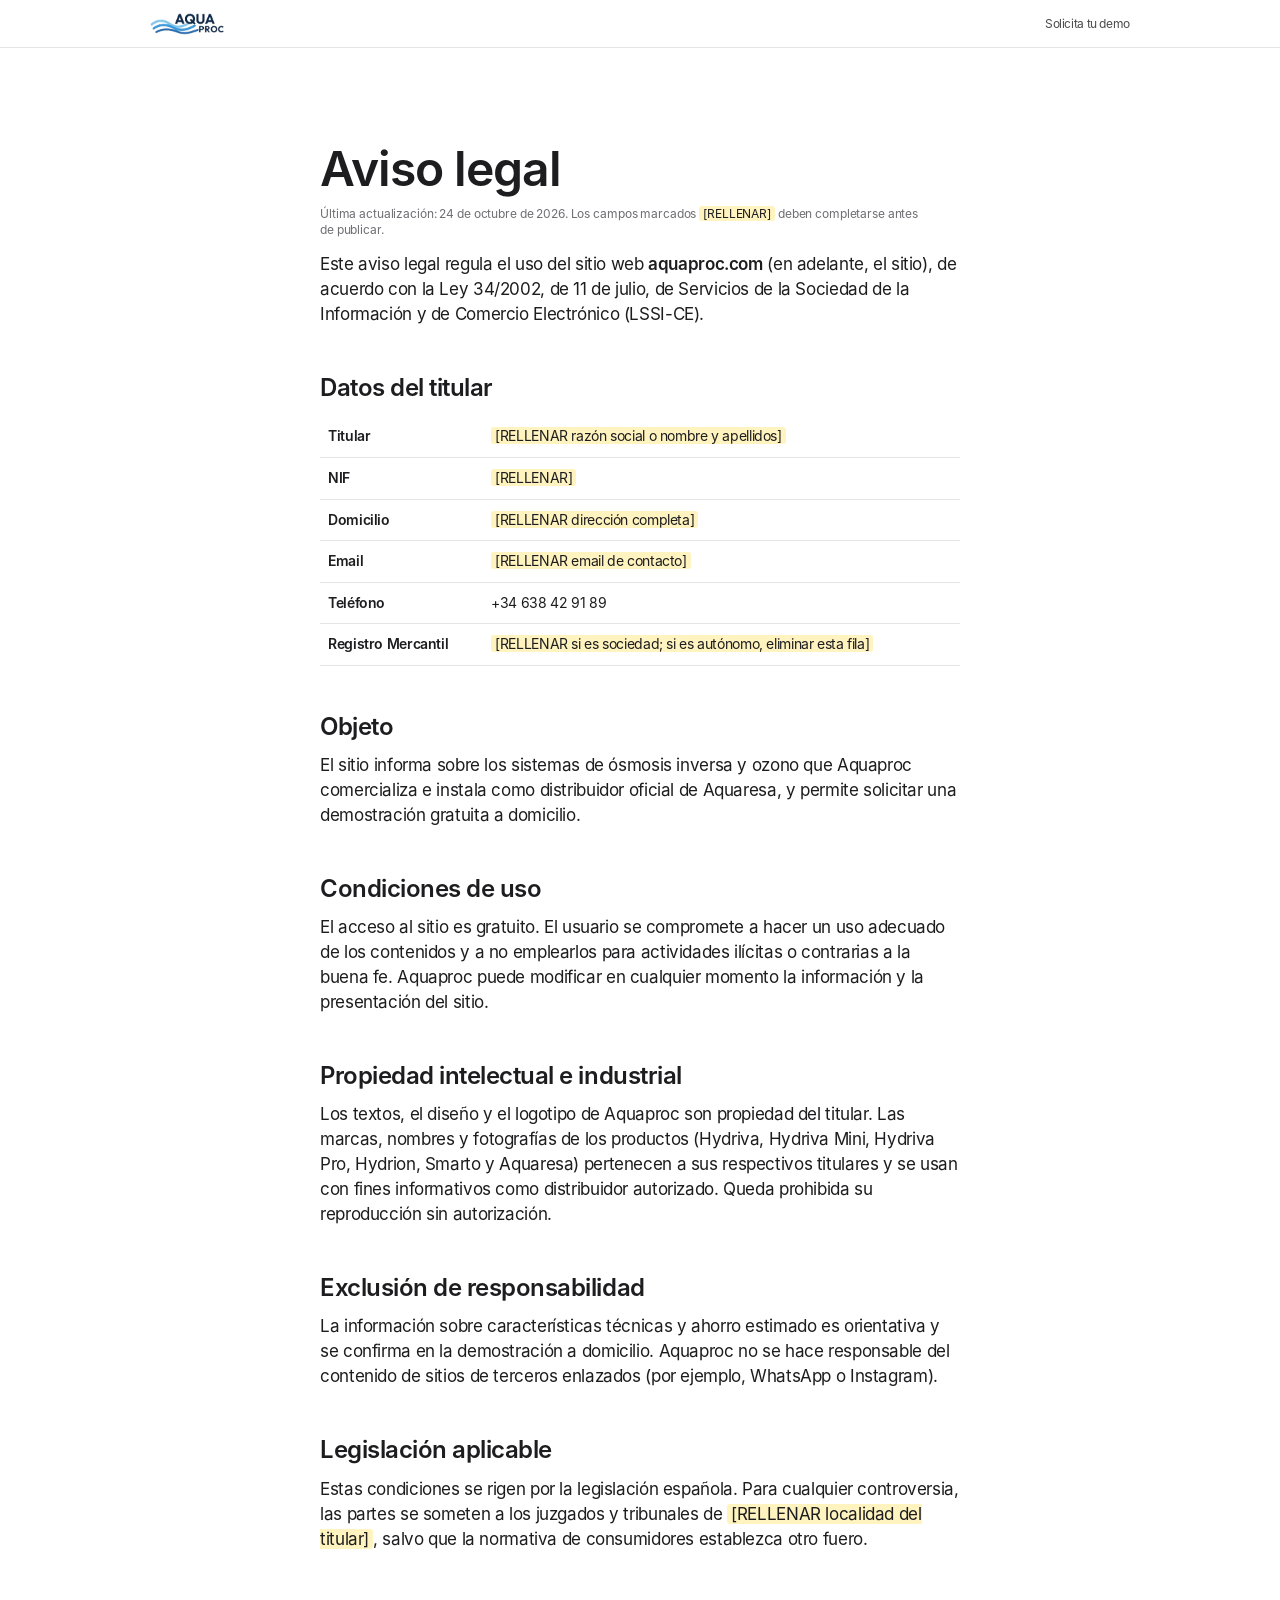
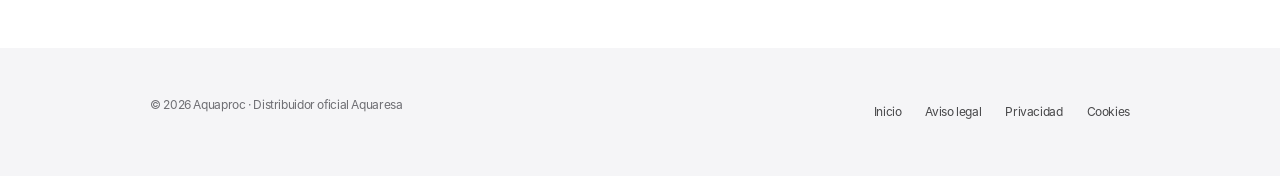
<file: legal/aviso-legal.html>
<!DOCTYPE html>
<html lang="es">
<head>
<meta charset="utf-8">
<meta name="viewport" content="width=device-width, initial-scale=1">
<title>Aviso legal · Aquaproc</title>
<meta name="description" content="Aviso legal e información del titular del sitio aquaproc.com.">
<meta name="robots" content="noindex, follow">
<link rel="canonical" href="https://aquaproc.com/legal/aviso-legal.html">
<link rel="icon" href="../favicon.ico" sizes="32x32">
<link rel="apple-touch-icon" href="../img/apple-touch-icon.png">
<link rel="stylesheet" href="../css/style.css">
</head>
<body>
<a class="skip-link" href="#main">Saltar al contenido</a>
<header class="nav">
  <div class="wrap nav-inner">
    <a class="nav-logo" href="../index.html" aria-label="Aquaproc, inicio">
      <picture>
        <source srcset="../img/logo.avif" type="image/avif">
        <source srcset="../img/logo.webp" type="image/webp">
        <img src="../img/logo.png" width="438" height="130" alt="" decoding="async">
      </picture>
    </a>
    <nav aria-label="Principal"><ul class="nav-links" id="nav-links" style="position:static;opacity:1;visibility:visible;transform:none;flex-direction:row;padding:0;background:none;gap:24px">
      <li><a href="../index.html#demo" style="min-height:44px;font-size:12px;font-weight:400;border:0">Solicita tu demo</a></li>
    </ul></nav>
  </div>
</header>
<main id="main" class="legal">
<div class="wrap wrap-text">
<h1>Aviso legal</h1>
<p class="updated t-caption">Última actualización: 24 de octubre de 2026. Los campos marcados <mark>[RELLENAR]</mark> deben completarse antes de publicar.</p>

<p>Este aviso legal regula el uso del sitio web <strong>aquaproc.com</strong> (en adelante, el sitio), de acuerdo con la Ley 34/2002, de 11 de julio, de Servicios de la Sociedad de la Información y de Comercio Electrónico (LSSI-CE).</p>
<h2>Datos del titular</h2>
<table>
<tr><th>Titular</th><td><mark>[RELLENAR razón social o nombre y apellidos]</mark></td></tr>
<tr><th>NIF</th><td><mark>[RELLENAR]</mark></td></tr>
<tr><th>Domicilio</th><td><mark>[RELLENAR dirección completa]</mark></td></tr>
<tr><th>Email</th><td><mark>[RELLENAR email de contacto]</mark></td></tr>
<tr><th>Teléfono</th><td>+34 638 42 91 89</td></tr>
<tr><th>Registro Mercantil</th><td><mark>[RELLENAR si es sociedad; si es autónomo, eliminar esta fila]</mark></td></tr>
</table>
<h2>Objeto</h2>
<p>El sitio informa sobre los sistemas de ósmosis inversa y ozono que Aquaproc comercializa e instala como distribuidor oficial de Aquaresa, y permite solicitar una demostración gratuita a domicilio.</p>
<h2>Condiciones de uso</h2>
<p>El acceso al sitio es gratuito. El usuario se compromete a hacer un uso adecuado de los contenidos y a no emplearlos para actividades ilícitas o contrarias a la buena fe. Aquaproc puede modificar en cualquier momento la información y la presentación del sitio.</p>
<h2>Propiedad intelectual e industrial</h2>
<p>Los textos, el diseño y el logotipo de Aquaproc son propiedad del titular. Las marcas, nombres y fotografías de los productos (Hydriva, Hydriva Mini, Hydriva Pro, Hydrion, Smarto y Aquaresa) pertenecen a sus respectivos titulares y se usan con fines informativos como distribuidor autorizado. Queda prohibida su reproducción sin autorización.</p>
<h2>Exclusión de responsabilidad</h2>
<p>La información sobre características técnicas y ahorro estimado es orientativa y se confirma en la demostración a domicilio. Aquaproc no se hace responsable del contenido de sitios de terceros enlazados (por ejemplo, WhatsApp o Instagram).</p>
<h2>Legislación aplicable</h2>
<p>Estas condiciones se rigen por la legislación española. Para cualquier controversia, las partes se someten a los juzgados y tribunales de <mark>[RELLENAR localidad del titular]</mark>, salvo que la normativa de consumidores establezca otro fuero.</p>

</div>
</main>
<footer class="footer">
  <div class="wrap">
    <div class="footer-bottom">
      <span>© 2026 Aquaproc · Distribuidor oficial Aquaresa</span>
      <ul class="footer-nav">
        <li><a href="../index.html">Inicio</a></li>
        <li><a href="aviso-legal.html">Aviso legal</a></li>
        <li><a href="privacidad.html">Privacidad</a></li>
        <li><a href="cookies.html">Cookies</a></li>
      </ul>
    </div>
  </div>
</footer>
</body>
</html>
</file>
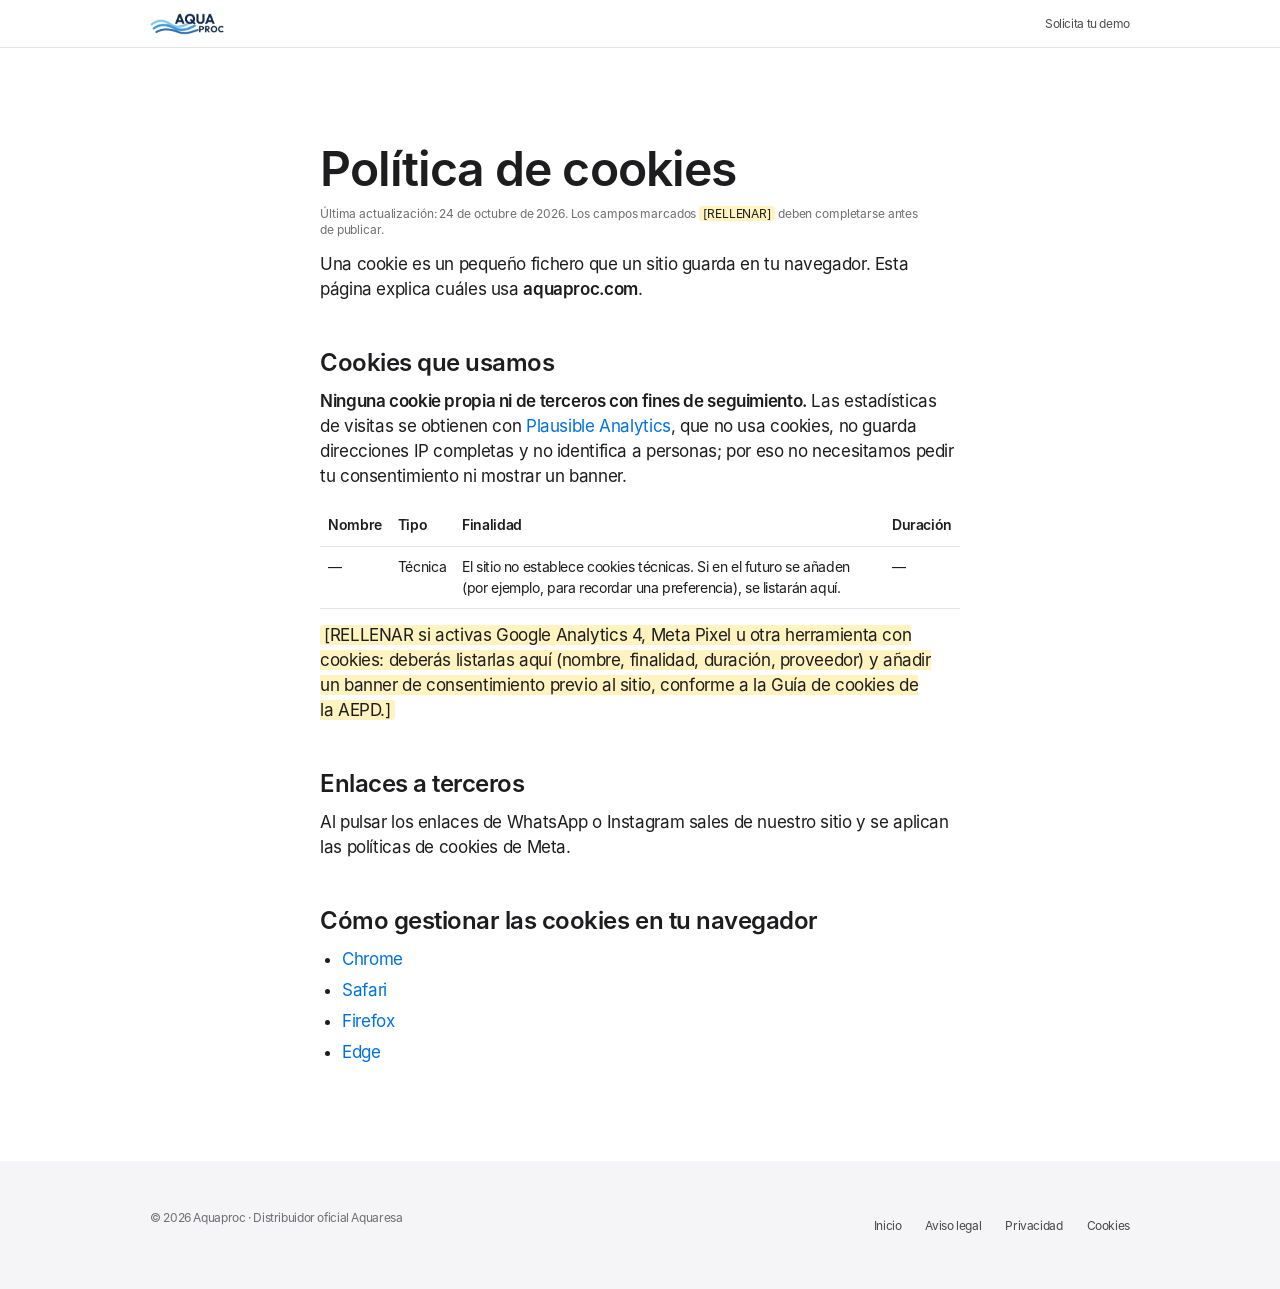
<file: legal/cookies.html>
<!DOCTYPE html>
<html lang="es">
<head>
<meta charset="utf-8">
<meta name="viewport" content="width=device-width, initial-scale=1">
<title>Política de cookies · Aquaproc</title>
<meta name="description" content="Qué cookies y tecnologías similares usa aquaproc.com.">
<meta name="robots" content="noindex, follow">
<link rel="canonical" href="https://aquaproc.com/legal/cookies.html">
<link rel="icon" href="../favicon.ico" sizes="32x32">
<link rel="apple-touch-icon" href="../img/apple-touch-icon.png">
<link rel="stylesheet" href="../css/style.css">
</head>
<body>
<a class="skip-link" href="#main">Saltar al contenido</a>
<header class="nav">
  <div class="wrap nav-inner">
    <a class="nav-logo" href="../index.html" aria-label="Aquaproc, inicio">
      <picture>
        <source srcset="../img/logo.avif" type="image/avif">
        <source srcset="../img/logo.webp" type="image/webp">
        <img src="../img/logo.png" width="438" height="130" alt="" decoding="async">
      </picture>
    </a>
    <nav aria-label="Principal"><ul class="nav-links" id="nav-links" style="position:static;opacity:1;visibility:visible;transform:none;flex-direction:row;padding:0;background:none;gap:24px">
      <li><a href="../index.html#demo" style="min-height:44px;font-size:12px;font-weight:400;border:0">Solicita tu demo</a></li>
    </ul></nav>
  </div>
</header>
<main id="main" class="legal">
<div class="wrap wrap-text">
<h1>Política de cookies</h1>
<p class="updated t-caption">Última actualización: 24 de octubre de 2026. Los campos marcados <mark>[RELLENAR]</mark> deben completarse antes de publicar.</p>

<p>Una cookie es un pequeño fichero que un sitio guarda en tu navegador. Esta página explica cuáles usa <strong>aquaproc.com</strong>.</p>
<h2>Cookies que usamos</h2>
<p><strong>Ninguna cookie propia ni de terceros con fines de seguimiento.</strong> Las estadísticas de visitas se obtienen con <a href="https://plausible.io/data-policy" rel="noopener" target="_blank">Plausible Analytics</a>, que no usa cookies, no guarda direcciones IP completas y no identifica a personas; por eso no necesitamos pedir tu consentimiento ni mostrar un banner.</p>
<table>
<tr><th>Nombre</th><th>Tipo</th><th>Finalidad</th><th>Duración</th></tr>
<tr><td>—</td><td>Técnica</td><td>El sitio no establece cookies técnicas. Si en el futuro se añaden (por ejemplo, para recordar una preferencia), se listarán aquí.</td><td>—</td></tr>
</table>
<p><mark>[RELLENAR si activas Google Analytics 4, Meta Pixel u otra herramienta con cookies: deberás listarlas aquí (nombre, finalidad, duración, proveedor) y añadir un banner de consentimiento previo al sitio, conforme a la Guía de cookies de la AEPD.]</mark></p>
<h2>Enlaces a terceros</h2>
<p>Al pulsar los enlaces de WhatsApp o Instagram sales de nuestro sitio y se aplican las políticas de cookies de Meta.</p>
<h2>Cómo gestionar las cookies en tu navegador</h2>
<ul>
<li><a href="https://support.google.com/chrome/answer/95647" rel="noopener" target="_blank">Chrome</a></li>
<li><a href="https://support.apple.com/es-es/guide/safari/sfri11471/mac" rel="noopener" target="_blank">Safari</a></li>
<li><a href="https://support.mozilla.org/es/kb/habilitar-y-deshabilitar-cookies-sitios-web-rastrear-preferencias" rel="noopener" target="_blank">Firefox</a></li>
<li><a href="https://support.microsoft.com/es-es/microsoft-edge/eliminar-las-cookies-en-microsoft-edge-63947406-40ac-c3b8-57b9-2a946a29ae09" rel="noopener" target="_blank">Edge</a></li>
</ul>

</div>
</main>
<footer class="footer">
  <div class="wrap">
    <div class="footer-bottom">
      <span>© 2026 Aquaproc · Distribuidor oficial Aquaresa</span>
      <ul class="footer-nav">
        <li><a href="../index.html">Inicio</a></li>
        <li><a href="aviso-legal.html">Aviso legal</a></li>
        <li><a href="privacidad.html">Privacidad</a></li>
        <li><a href="cookies.html">Cookies</a></li>
      </ul>
    </div>
  </div>
</footer>
</body>
</html>
</file>
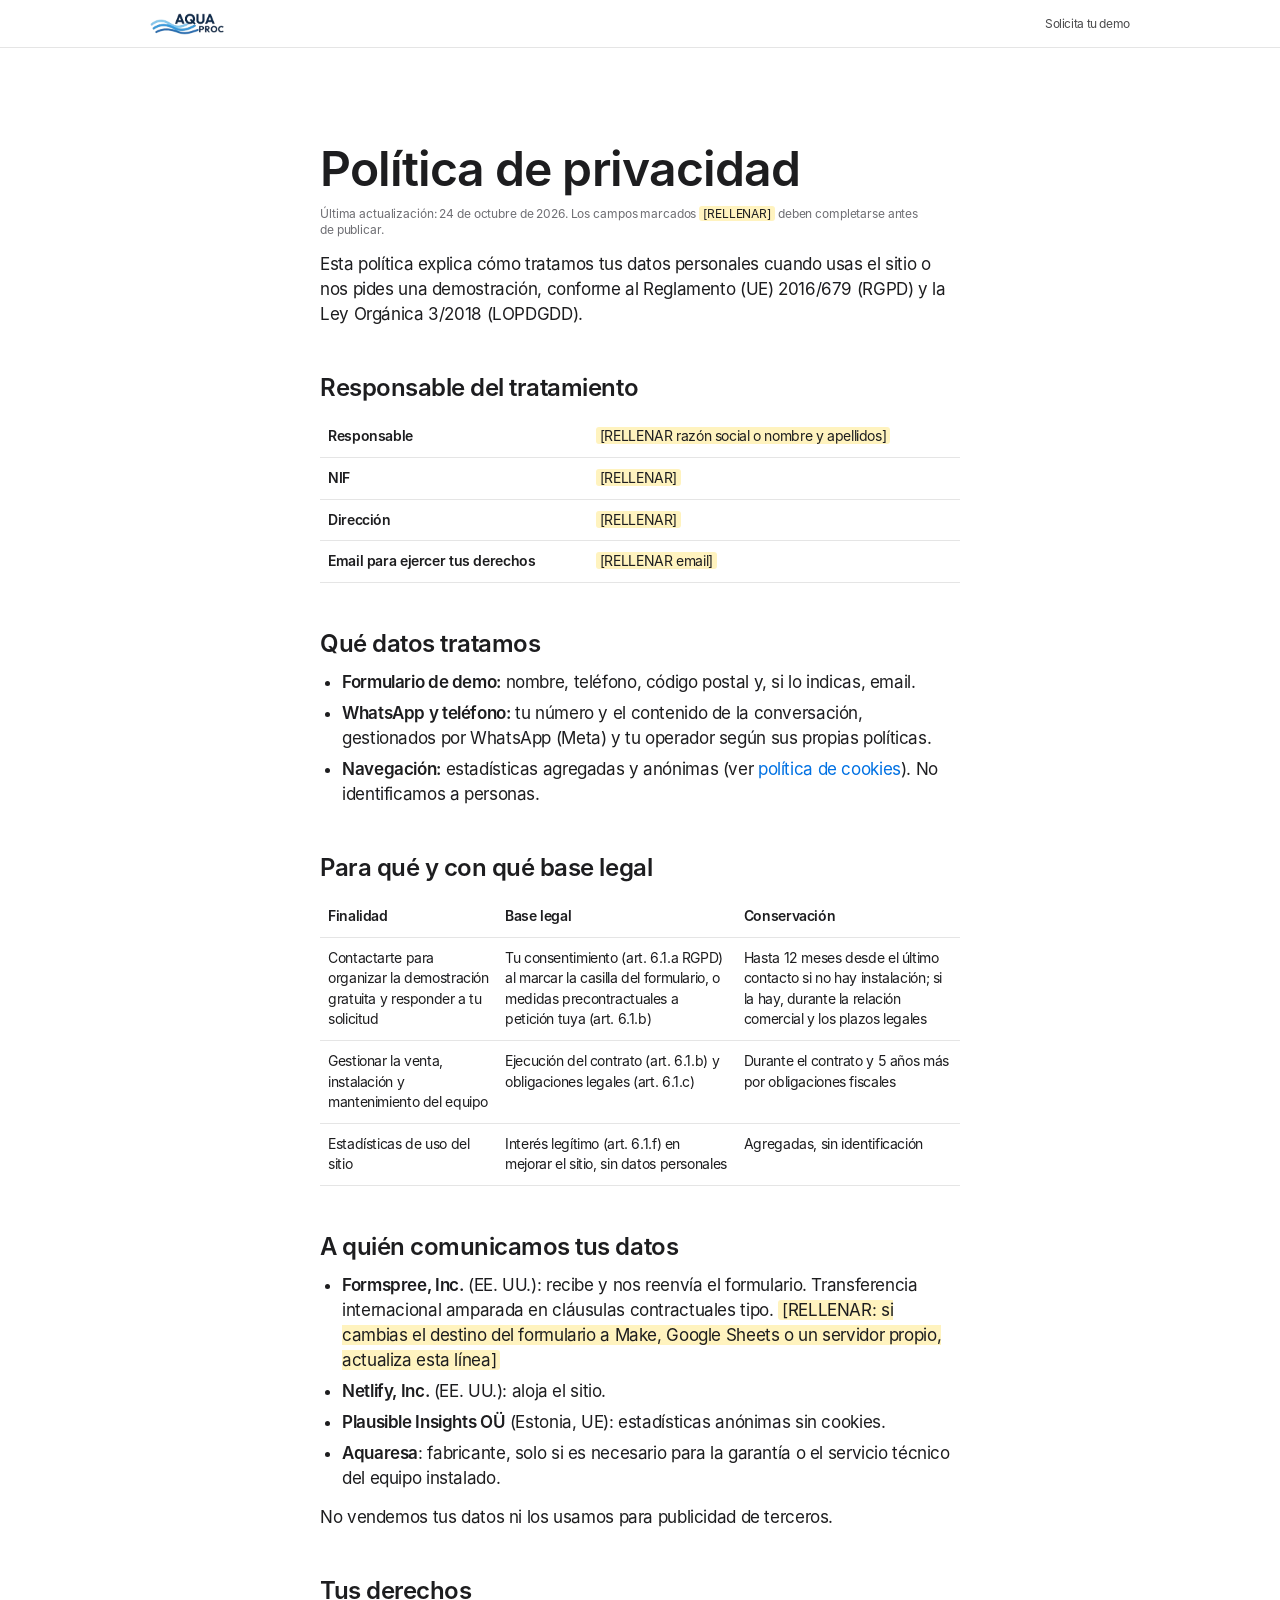
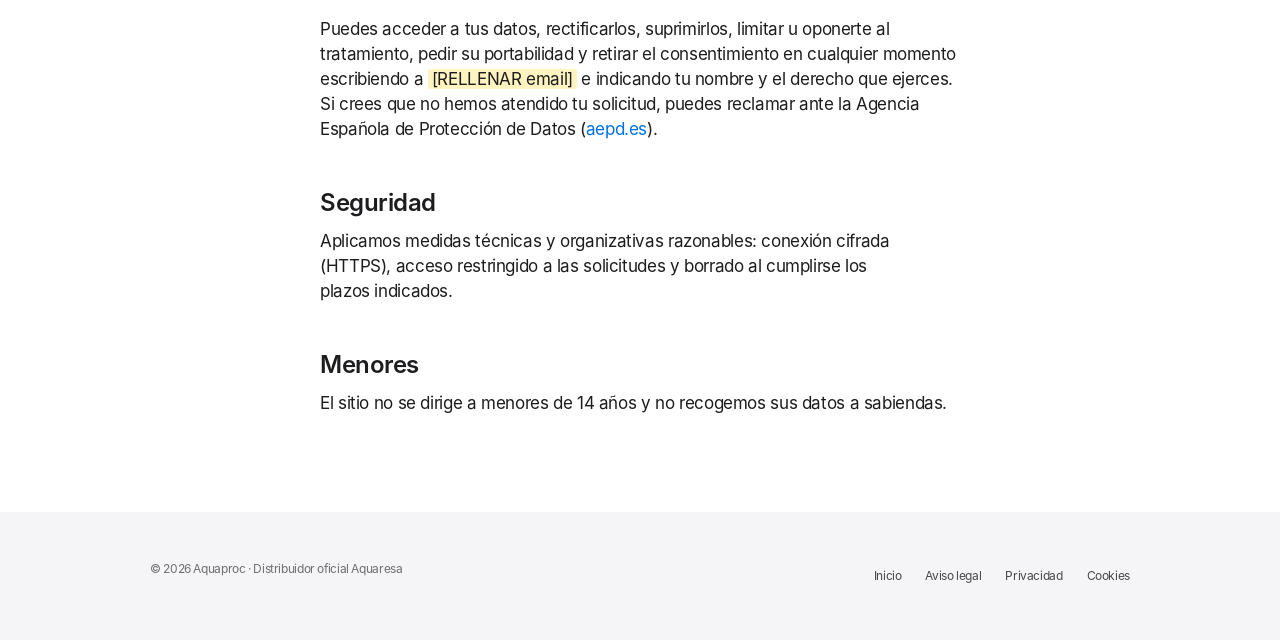
<file: legal/privacidad.html>
<!DOCTYPE html>
<html lang="es">
<head>
<meta charset="utf-8">
<meta name="viewport" content="width=device-width, initial-scale=1">
<title>Política de privacidad · Aquaproc</title>
<meta name="description" content="Cómo trata Aquaproc tus datos personales cuando solicitas una demostración.">
<meta name="robots" content="noindex, follow">
<link rel="canonical" href="https://aquaproc.com/legal/privacidad.html">
<link rel="icon" href="../favicon.ico" sizes="32x32">
<link rel="apple-touch-icon" href="../img/apple-touch-icon.png">
<link rel="stylesheet" href="../css/style.css">
</head>
<body>
<a class="skip-link" href="#main">Saltar al contenido</a>
<header class="nav">
  <div class="wrap nav-inner">
    <a class="nav-logo" href="../index.html" aria-label="Aquaproc, inicio">
      <picture>
        <source srcset="../img/logo.avif" type="image/avif">
        <source srcset="../img/logo.webp" type="image/webp">
        <img src="../img/logo.png" width="438" height="130" alt="" decoding="async">
      </picture>
    </a>
    <nav aria-label="Principal"><ul class="nav-links" id="nav-links" style="position:static;opacity:1;visibility:visible;transform:none;flex-direction:row;padding:0;background:none;gap:24px">
      <li><a href="../index.html#demo" style="min-height:44px;font-size:12px;font-weight:400;border:0">Solicita tu demo</a></li>
    </ul></nav>
  </div>
</header>
<main id="main" class="legal">
<div class="wrap wrap-text">
<h1>Política de privacidad</h1>
<p class="updated t-caption">Última actualización: 24 de octubre de 2026. Los campos marcados <mark>[RELLENAR]</mark> deben completarse antes de publicar.</p>

<p>Esta política explica cómo tratamos tus datos personales cuando usas el sitio o nos pides una demostración, conforme al Reglamento (UE) 2016/679 (RGPD) y la Ley Orgánica 3/2018 (LOPDGDD).</p>
<h2>Responsable del tratamiento</h2>
<table>
<tr><th>Responsable</th><td><mark>[RELLENAR razón social o nombre y apellidos]</mark></td></tr>
<tr><th>NIF</th><td><mark>[RELLENAR]</mark></td></tr>
<tr><th>Dirección</th><td><mark>[RELLENAR]</mark></td></tr>
<tr><th>Email para ejercer tus derechos</th><td><mark>[RELLENAR email]</mark></td></tr>
</table>
<h2>Qué datos tratamos</h2>
<ul>
<li><strong>Formulario de demo:</strong> nombre, teléfono, código postal y, si lo indicas, email.</li>
<li><strong>WhatsApp y teléfono:</strong> tu número y el contenido de la conversación, gestionados por WhatsApp (Meta) y tu operador según sus propias políticas.</li>
<li><strong>Navegación:</strong> estadísticas agregadas y anónimas (ver <a href="cookies.html">política de cookies</a>). No identificamos a personas.</li>
</ul>
<h2>Para qué y con qué base legal</h2>
<table>
<tr><th>Finalidad</th><th>Base legal</th><th>Conservación</th></tr>
<tr><td>Contactarte para organizar la demostración gratuita y responder a tu solicitud</td><td>Tu consentimiento (art. 6.1.a RGPD) al marcar la casilla del formulario, o medidas precontractuales a petición tuya (art. 6.1.b)</td><td>Hasta 12 meses desde el último contacto si no hay instalación; si la hay, durante la relación comercial y los plazos legales</td></tr>
<tr><td>Gestionar la venta, instalación y mantenimiento del equipo</td><td>Ejecución del contrato (art. 6.1.b) y obligaciones legales (art. 6.1.c)</td><td>Durante el contrato y 5 años más por obligaciones fiscales</td></tr>
<tr><td>Estadísticas de uso del sitio</td><td>Interés legítimo (art. 6.1.f) en mejorar el sitio, sin datos personales</td><td>Agregadas, sin identificación</td></tr>
</table>
<h2>A quién comunicamos tus datos</h2>
<ul>
<li><strong>Formspree, Inc.</strong> (EE. UU.): recibe y nos reenvía el formulario. Transferencia internacional amparada en cláusulas contractuales tipo. <mark>[RELLENAR: si cambias el destino del formulario a Make, Google Sheets o un servidor propio, actualiza esta línea]</mark></li>
<li><strong>Netlify, Inc.</strong> (EE. UU.): aloja el sitio.</li>
<li><strong>Plausible Insights OÜ</strong> (Estonia, UE): estadísticas anónimas sin cookies.</li>
<li><strong>Aquaresa</strong>: fabricante, solo si es necesario para la garantía o el servicio técnico del equipo instalado.</li>
</ul>
<p>No vendemos tus datos ni los usamos para publicidad de terceros.</p>
<h2>Tus derechos</h2>
<p>Puedes acceder a tus datos, rectificarlos, suprimirlos, limitar u oponerte al tratamiento, pedir su portabilidad y retirar el consentimiento en cualquier momento escribiendo a <mark>[RELLENAR email]</mark> e indicando tu nombre y el derecho que ejerces. Si crees que no hemos atendido tu solicitud, puedes reclamar ante la Agencia Española de Protección de Datos (<a href="https://www.aepd.es" rel="noopener" target="_blank">aepd.es</a>).</p>
<h2>Seguridad</h2>
<p>Aplicamos medidas técnicas y organizativas razonables: conexión cifrada (HTTPS), acceso restringido a las solicitudes y borrado al cumplirse los plazos indicados.</p>
<h2>Menores</h2>
<p>El sitio no se dirige a menores de 14 años y no recogemos sus datos a sabiendas.</p>

</div>
</main>
<footer class="footer">
  <div class="wrap">
    <div class="footer-bottom">
      <span>© 2026 Aquaproc · Distribuidor oficial Aquaresa</span>
      <ul class="footer-nav">
        <li><a href="../index.html">Inicio</a></li>
        <li><a href="aviso-legal.html">Aviso legal</a></li>
        <li><a href="privacidad.html">Privacidad</a></li>
        <li><a href="cookies.html">Cookies</a></li>
      </ul>
    </div>
  </div>
</footer>
</body>
</html>
</file>
<file: css/style.css>
/* ==========================================================================
   Aquaproc — hoja de estilos
   Sistema: blanco #fff / gris #f5f5f7 / negro #000 · acento #0071e3
   Dos pesos: 400 y 600. Sin degradados, sin sombras de color.
   ========================================================================== */

@font-face {
  font-family: "Inter";
  font-weight: 400;
  font-style: normal;
  font-display: swap;
  src: url("../fonts/inter-regular.woff") format("woff");
}
@font-face {
  font-family: "Inter";
  font-weight: 600;
  font-style: normal;
  font-display: swap;
  src: url("../fonts/inter-semibold.woff") format("woff");
}

:root {
  color-scheme: light;

  --bg: #ffffff;
  --bg-alt: #f5f5f7;
  --bg-dark: #000000;
  --ink: #1d1d1f;
  --ink-2: #6e6e73;
  --ink-on-dark: #f5f5f7;
  --ink-2-on-dark: #86868b;
  --accent: #0071e3;
  --accent-hover: #0077ed;
  --line: rgba(0, 0, 0, 0.1);
  --line-on-dark: rgba(255, 255, 255, 0.16);
  --error: #e30000;
  --ok: #1d8b3a;

  --font: -apple-system, BlinkMacSystemFont, "SF Pro Text", "SF Pro Display", "Inter", "Helvetica Neue", Helvetica, Arial, sans-serif;

  --w-content: 980px;
  --w-text: 640px;
  --gutter: 22px;

  --pad-section: clamp(80px, 11vw, 150px);

  --r-card: 24px;
  --r-card-sm: 18px;
  --r-pill: 980px;

  --ease: cubic-bezier(0.25, 0.1, 0.25, 1);
  --t-fast: 150ms;
  --t-base: 300ms;
  --t-reveal: 600ms;
}


/* --------------------------------------------------------------------------
   Base
   -------------------------------------------------------------------------- */
*,
*::before,
*::after {
  box-sizing: border-box;
}
html {
  -webkit-text-size-adjust: 100%;
  scroll-padding-top: 64px;
}
@media (prefers-reduced-motion: no-preference) {
  html {
    scroll-behavior: smooth;
  }
}
body {
  margin: 0;
  font-family: var(--font);
  font-size: 17px;
  line-height: 1.47;
  letter-spacing: -0.022em;
  color: var(--ink);
  background: var(--bg);
  -webkit-font-smoothing: antialiased;
  -moz-osx-font-smoothing: grayscale;
  text-rendering: optimizeLegibility;
}
img,
picture,
svg {
  display: block;
  max-width: 100%;
}
img {
  height: auto;
}
h1,
h2,
h3,
h4,
p,
ul,
figure {
  margin: 0;
}
h1,
h2,
h3,
h4 {
  font-weight: 600;
  letter-spacing: -0.02em;
  line-height: 1.05;
  text-wrap: balance;
}
p {
  text-wrap: pretty;
}
a {
  color: var(--accent);
  text-decoration: none;
}
a:hover {
  text-decoration: underline;
}
button {
  font: inherit;
  letter-spacing: inherit;
  color: inherit;
}
:focus-visible {
  outline: 3px solid var(--accent);
  outline-offset: 3px;
  border-radius: 4px;
}
::selection {
  background: #b3d7ff;
  color: #1d1d1f;
}
.sr-only {
  position: absolute;
  width: 1px;
  height: 1px;
  padding: 0;
  margin: -1px;
  overflow: hidden;
  clip: rect(0, 0, 0, 0);
  white-space: nowrap;
  border: 0;
}
.skip-link {
  position: absolute;
  top: -100px;
  left: 16px;
  z-index: 1000;
  padding: 10px 16px;
  background: var(--accent);
  color: #fff;
  border-radius: 8px;
}
.skip-link:focus {
  top: 12px;
}

/* --------------------------------------------------------------------------
   Tipografía
   -------------------------------------------------------------------------- */
.t-display {
  font-size: clamp(40px, 7.2vw, 80px);
  line-height: 1.05;
  letter-spacing: -0.02em;
}
.t-headline {
  font-size: clamp(32px, 5.2vw, 56px);
  line-height: 1.07;
  letter-spacing: -0.02em;
}
.t-title {
  font-size: clamp(24px, 3vw, 32px);
  line-height: 1.15;
  letter-spacing: -0.015em;
}
.t-intro {
  font-size: clamp(19px, 2.2vw, 24px);
  line-height: 1.35;
  letter-spacing: -0.015em;
  font-weight: 400;
}
.t-body {
  font-size: 17px;
  line-height: 1.47;
}
.t-body-lg {
  font-size: clamp(17px, 1.8vw, 21px);
  line-height: 1.4;
}
.t-caption {
  font-size: 12px;
  line-height: 1.33;
  letter-spacing: -0.01em;
}
.t-eyebrow {
  font-size: 17px;
  font-weight: 600;
  color: var(--ink-2);
  letter-spacing: -0.01em;
}
.muted {
  color: var(--ink-2);
}
.nums {
  font-variant-numeric: tabular-nums;
}

/* --------------------------------------------------------------------------
   Layout
   -------------------------------------------------------------------------- */
.wrap {
  width: 100%;
  max-width: calc(var(--w-content) + var(--gutter) * 2);
  margin: 0 auto;
  padding-inline: var(--gutter);
}
.wrap-text {
  max-width: calc(var(--w-text) + var(--gutter) * 2);
}
.section {
  padding-block: var(--pad-section);
}
.section-alt {
  background: var(--bg-alt);
}
.section-dark {
  background: var(--bg-dark);
  color: var(--ink-on-dark);
  --ink: var(--ink-on-dark);
  --ink-2: var(--ink-2-on-dark);
  --line: var(--line-on-dark);
  --accent: #2997ff;
  --accent-hover: #3aa1ff;
  --bg-alt: #161617;
}
.center {
  text-align: center;
}
.stack > * + * {
  margin-top: var(--stack, 16px);
}
.section-head {
  max-width: 720px;
  margin-inline: auto;
  text-align: center;
}
.section-head > * + * {
  margin-top: 18px;
}

/* --------------------------------------------------------------------------
   Botones y enlaces
   -------------------------------------------------------------------------- */
.btn {
  display: inline-flex;
  align-items: center;
  justify-content: center;
  gap: 6px;
  min-height: 44px;
  padding: 12px 22px;
  border: 0;
  border-radius: var(--r-pill);
  background: var(--accent);
  color: #fff;
  font-size: 17px;
  font-weight: 400;
  letter-spacing: -0.022em;
  line-height: 1.2;
  cursor: pointer;
  transition: background var(--t-fast) var(--ease), transform var(--t-fast) var(--ease);
  -webkit-tap-highlight-color: transparent;
}
.btn:hover {
  background: var(--accent-hover);
  text-decoration: none;
}
.btn:active {
  transform: scale(0.98);
}
.btn:disabled {
  opacity: 0.5;
  cursor: default;
  transform: none;
}
.btn-sm {
  min-height: 32px;
  padding: 6px 14px;
  font-size: 12px;
}
@media (pointer: coarse) {
  .btn-sm {
    min-height: 44px;
    padding: 10px 18px;
    font-size: 14px;
  }
}
.btn-lg {
  padding: 14px 28px;
  font-size: 19px;
}
.btn-on-dark {
  background: #fff;
  color: #000;
}
.btn-on-dark:hover {
  background: #e8e8ed;
}
.link {
  display: inline-flex;
  align-items: center;
  gap: 2px;
  min-height: 44px;
  font-size: 17px;
  color: var(--accent);
}
.link::after {
  content: "›";
  font-size: 1.15em;
  line-height: 1;
  margin-left: 3px;
  transition: transform var(--t-fast) var(--ease);
}
.link:hover::after {
  transform: translateX(2px);
}
.link-lg {
  font-size: clamp(19px, 2.2vw, 24px);
}
.cta-row {
  display: flex;
  flex-wrap: wrap;
  align-items: center;
  justify-content: center;
  gap: 8px 28px;
}

/* --------------------------------------------------------------------------
   Nav
   -------------------------------------------------------------------------- */
.nav {
  position: sticky;
  top: 0;
  z-index: 100;
  height: 48px;
  background: rgba(255, 255, 255, 0.72);
  -webkit-backdrop-filter: saturate(180%) blur(20px);
  backdrop-filter: saturate(180%) blur(20px);
  border-bottom: 1px solid var(--line);
}
.nav-inner {
  display: flex;
  align-items: center;
  justify-content: space-between;
  height: 48px;
}
.nav-logo {
  display: inline-flex;
  align-items: center;
  height: 44px;
}
.nav-logo img {
  height: 22px;
  width: auto;
}
.nav-links {
  display: flex;
  align-items: center;
  gap: 32px;
  margin: 0;
  padding: 0;
  list-style: none;
}
.nav-links a {
  display: inline-flex;
  align-items: center;
  min-height: 44px;
  font-size: 12px;
  color: var(--ink);
  opacity: 0.8;
  transition: opacity var(--t-fast);
}
.nav-links a:hover {
  opacity: 1;
  text-decoration: none;
}
.nav-toggle {
  display: none;
  width: 44px;
  height: 44px;
  margin-right: -10px;
  padding: 0;
  border: 0;
  background: none;
  cursor: pointer;
}
.nav-toggle span {
  display: block;
  width: 18px;
  height: 1.5px;
  margin: 0 auto;
  background: var(--ink);
  transition: transform var(--t-base) var(--ease), opacity var(--t-base) var(--ease);
}
.nav-toggle span + span {
  margin-top: 5px;
}
.nav-toggle[aria-expanded="true"] span:nth-child(1) {
  transform: translateY(3.25px) rotate(45deg);
}
.nav-toggle[aria-expanded="true"] span:nth-child(2) {
  transform: translateY(-3.25px) rotate(-45deg);
}

@media (max-width: 767px) {
  .nav-toggle {
    display: block;
  }
  .nav-cta {
    display: none;
  }
  .nav-links {
    /* El backdrop-filter de .nav convierte a .nav en bloque contenedor de
       los descendientes fixed, así que la altura se fija explícitamente. */
    position: fixed;
    top: 48px;
    left: 0;
    right: 0;
    height: calc(100vh - 48px);
    height: calc(100dvh - 48px);
    z-index: 99;
    flex-direction: column;
    align-items: stretch;
    gap: 0;
    padding: 12px var(--gutter) 24px;
    background: var(--bg);
    overflow-y: auto;
    opacity: 0;
    visibility: hidden;
    transform: translateY(-8px);
    transition: opacity var(--t-base) var(--ease), transform var(--t-base) var(--ease), visibility 0s linear var(--t-base);
  }
  .nav-links.is-open {
    opacity: 1;
    visibility: visible;
    transform: none;
    transition: opacity var(--t-base) var(--ease), transform var(--t-base) var(--ease);
  }
  .nav-links li:not(.nav-cta) a {
    display: flex;
    width: 100%;
    min-height: 56px;
    font-size: 24px;
    font-weight: 600;
    letter-spacing: -0.02em;
    border-bottom: 1px solid var(--line);
    opacity: 1;
  }
  .nav-cta {
    display: block;
    margin-top: 24px;
  }
  .nav-cta a.btn {
    display: inline-flex;
    width: auto;
    min-height: 44px;
    padding: 12px 22px;
    font-size: 17px;
    color: #fff;
    opacity: 1;
  }
  body.nav-open {
    overflow: hidden;
  }
}

/* --------------------------------------------------------------------------
   Hero
   -------------------------------------------------------------------------- */
.hero {
  padding-top: clamp(64px, 9vw, 110px);
  padding-bottom: 0;
  text-align: center;
  overflow: hidden;
}
.hero .t-intro {
  max-width: 600px;
  margin: 18px auto 0;
  color: var(--ink-2);
}
.hero .cta-row {
  margin-top: 28px;
}
.hero-media {
  margin: clamp(48px, 6vw, 72px) auto 0;
  display: flex;
  justify-content: center;
  align-items: flex-end;
  gap: clamp(24px, 6vw, 72px);
  height: clamp(260px, 40vw, 440px);
}
.hero-media picture {
  height: 100%;
  display: flex;
  align-items: flex-end;
}
.hero-media img {
  height: 100%;
  width: auto;
  object-fit: contain;
}
.hero-media .is-mini {
  height: 78%;
}
.hero-media .is-pro {
  height: 100%;
}
@media (max-width: 599px) {
  .hero-media {
    height: clamp(300px, 92vw, 380px);
    margin-top: 40px;
  }
  .hero-media .is-mini,
  .hero-media .is-pro {
    display: none;
  }
}

/* --------------------------------------------------------------------------
   "Por qué" — 3 columnas de texto
   -------------------------------------------------------------------------- */
.reasons {
  display: grid;
  grid-template-columns: repeat(3, 1fr);
  gap: 48px 40px;
  margin-top: clamp(48px, 7vw, 80px);
}
.reason .big {
  font-size: clamp(40px, 5vw, 56px);
  font-weight: 600;
  letter-spacing: -0.03em;
  line-height: 1;
  font-variant-numeric: tabular-nums;
}
.reason h3 {
  margin-top: 14px;
  font-size: 21px;
}
.reason p {
  margin-top: 8px;
  color: var(--ink-2);
}
@media (max-width: 767px) {
  .reasons {
    grid-template-columns: 1fr;
    gap: 40px;
  }
}

/* --------------------------------------------------------------------------
   Producto a pantalla completa
   -------------------------------------------------------------------------- */
.product {
  text-align: center;
}
.product .t-eyebrow {
  color: var(--ink-2);
}
.product h2 {
  margin-top: 8px;
}
.product .t-intro {
  max-width: 560px;
  margin: 16px auto 0;
  color: var(--ink-2);
}
.product .cta-row {
  margin-top: 22px;
}
.product-media {
  display: flex;
  justify-content: center;
  margin: clamp(40px, 6vw, 72px) auto 0;
  height: clamp(300px, 44vw, 520px);
}
.product-media picture {
  height: 100%;
  display: flex;
  justify-content: center;
}
.product-media img {
  height: 100%;
  width: auto;
  object-fit: contain;
}
.product-media.is-wide {
  height: clamp(200px, 30vw, 360px);
}
.specs {
  display: flex;
  justify-content: center;
  flex-wrap: wrap;
  gap: 32px clamp(32px, 6vw, 80px);
  margin: clamp(40px, 6vw, 72px) auto 0;
  padding: 0;
  list-style: none;
}
.spec {
  min-width: 140px;
}
@media (max-width: 599px) {
  .specs {
    display: grid;
    grid-template-columns: 1fr 1fr;
    gap: 28px 16px;
    max-width: 340px;
  }
  .spec {
    min-width: 0;
  }
  .spec .v {
    font-size: 28px;
    white-space: nowrap;
  }
}
.spec .v {
  display: block;
  white-space: nowrap;
  font-size: clamp(36px, 4.6vw, 48px);
  font-weight: 600;
  letter-spacing: -0.03em;
  line-height: 1;
  font-variant-numeric: tabular-nums;
}
.spec .k {
  display: block;
  margin-top: 8px;
  font-size: 14px;
  color: var(--ink-2);
}

/* --------------------------------------------------------------------------
   Tarjetas
   -------------------------------------------------------------------------- */
.card {
  background: var(--bg-alt);
  border-radius: var(--r-card);
  padding: clamp(28px, 4vw, 40px);
  transition: transform var(--t-base) var(--ease);
}
.card:hover {
  transform: translateY(-2px);
}
.section-alt .card {
  background: var(--bg);
}
.grid-2 {
  display: grid;
  grid-template-columns: repeat(2, 1fr);
  gap: 20px;
}
.grid-3 {
  display: grid;
  grid-template-columns: repeat(3, 1fr);
  gap: 20px;
}
@media (max-width: 767px) {
  .grid-2,
  .grid-3 {
    grid-template-columns: 1fr;
  }
}

/* Más soluciones */
.solutions {
  margin-top: clamp(40px, 6vw, 64px);
}
.solution {
  display: flex;
  flex-direction: column;
  text-align: center;
}
.solution-media {
  display: flex;
  justify-content: center;
  align-items: center;
  height: 220px;
}
.solution-media picture {
  height: 100%;
  display: flex;
  align-items: center;
}
.solution-media img {
  max-height: 100%;
  max-width: 100%;
  width: auto;
  height: auto;
  object-fit: contain;
}
.solution h3 {
  margin-top: 24px;
  font-size: 28px;
}
.solution .tag {
  margin-top: 6px;
  color: var(--ink-2);
}
.solution .spec {
  margin-top: 20px;
}
.solution .spec .v {
  font-size: 36px;
}
.solution .link {
  margin: 16px auto 0;
}

/* --------------------------------------------------------------------------
   Comparar modelos
   -------------------------------------------------------------------------- */
.compare-scroll {
  margin-top: clamp(40px, 6vw, 64px);
  overflow-x: auto;
  scroll-snap-type: x mandatory;
  -webkit-overflow-scrolling: touch;
  padding-bottom: 8px;
  margin-inline: calc(var(--gutter) * -1);
  padding-inline: var(--gutter);
}
.compare {
  display: grid;
  grid-template-columns: repeat(3, minmax(240px, 1fr));
  gap: clamp(16px, 3vw, 40px);
  min-width: 740px;
}
.compare-col {
  text-align: center;
  scroll-snap-align: start;
}
.compare-col .cmedia {
  display: flex;
  justify-content: center;
  align-items: flex-end;
  height: 200px;
}
.compare-col .cmedia picture {
  height: 100%;
  display: flex;
  align-items: flex-end;
}
.compare-col .cmedia img {
  height: 100%;
  width: auto;
  object-fit: contain;
}
.compare-col h3 {
  margin-top: 20px;
  font-size: 24px;
}
.compare-col .tag {
  margin-top: 4px;
  min-height: 2.6em;
  color: var(--ink-2);
  font-size: 14px;
}
.compare-col .btn {
  margin-top: 14px;
}
.compare-col dl {
  margin: 24px 0 0;
}
.compare-col .row {
  padding: 18px 0;
  border-top: 1px solid var(--line);
}
.compare-col dt {
  font-size: 12px;
  color: var(--ink-2);
}
.compare-col dd {
  margin: 4px 0 0;
  font-size: 21px;
  font-weight: 600;
  letter-spacing: -0.02em;
  font-variant-numeric: tabular-nums;
}
.compare-col dd.small {
  font-size: 17px;
  font-weight: 400;
}

/* --------------------------------------------------------------------------
   Calculadora de ahorro
   -------------------------------------------------------------------------- */
.calc {
  margin-top: clamp(40px, 6vw, 64px);
  display: grid;
  grid-template-columns: 1fr 1fr;
  gap: 24px;
  align-items: stretch;
}
.calc-inputs {
  display: flex;
  flex-direction: column;
  gap: 28px;
}
.field {
  display: flex;
  flex-direction: column;
  gap: 8px;
}
.field label,
.field .label {
  font-size: 14px;
  color: var(--ink-2);
}
.field-row {
  display: flex;
  align-items: center;
  gap: 16px;
}
.field-row input[type="range"] {
  flex: 1;
  accent-color: var(--accent);
  min-height: 44px;
  margin: 0;
}
.field-row output,
.field-row .num {
  min-width: 4.5ch;
  font-size: 24px;
  font-weight: 600;
  letter-spacing: -0.02em;
  font-variant-numeric: tabular-nums;
  text-align: right;
}
.input {
  width: 100%;
  min-height: 44px;
  padding: 10px 14px;
  border: 1px solid var(--line);
  border-radius: 12px;
  background: var(--bg);
  color: var(--ink);
  font-size: 17px;
  letter-spacing: -0.022em;
  transition: border-color var(--t-fast), box-shadow var(--t-fast);
}
.input:focus {
  outline: none;
  border-color: var(--accent);
  box-shadow: 0 0 0 3px rgba(0, 113, 227, 0.25);
}
.input-money {
  position: relative;
}
.input-money .input {
  padding-right: 36px;
}
.input-money::after {
  content: "€";
  position: absolute;
  right: 14px;
  top: 50%;
  transform: translateY(-50%);
  color: var(--ink-2);
  pointer-events: none;
}
.calc-result {
  display: flex;
  flex-direction: column;
  justify-content: center;
  text-align: center;
}
.calc-result .big {
  font-size: clamp(48px, 7vw, 72px);
  font-weight: 600;
  letter-spacing: -0.035em;
  line-height: 1;
  font-variant-numeric: tabular-nums;
}
.calc-result .big-label {
  margin-top: 8px;
  color: var(--ink-2);
}
.calc-result .secondary {
  display: flex;
  flex-wrap: wrap;
  justify-content: center;
  gap: 20px 32px;
  margin-top: 28px;
  padding-top: 24px;
  border-top: 1px solid var(--line);
}
.calc-result .secondary > div {
  min-width: 90px;
}
.calc-result .secondary .v {
  white-space: nowrap;
  font-size: 24px;
  font-weight: 600;
  letter-spacing: -0.02em;
  font-variant-numeric: tabular-nums;
}
.calc-result .secondary .k {
  margin-top: 4px;
  font-size: 12px;
  color: var(--ink-2);
}
.calc-note {
  margin-top: 16px;
  max-width: 640px;
  margin-inline: auto;
  text-align: center;
  color: var(--ink-2);
}
@media (max-width: 767px) {
  .calc {
    grid-template-columns: 1fr;
  }
}

/* --------------------------------------------------------------------------
   Cómo funciona
   -------------------------------------------------------------------------- */
.steps {
  display: grid;
  grid-template-columns: repeat(4, 1fr);
  gap: 40px 32px;
  margin: clamp(40px, 6vw, 72px) 0 0;
  padding: 0;
  list-style: none;
  counter-reset: step;
}
.step {
  counter-increment: step;
}
.step::before {
  content: counter(step, decimal-leading-zero);
  display: block;
  font-size: 48px;
  font-weight: 600;
  letter-spacing: -0.03em;
  line-height: 1;
  color: var(--ink-2);
  opacity: 0.8;
  font-variant-numeric: tabular-nums;
}
.step h3 {
  margin-top: 16px;
  font-size: 21px;
}
.step p {
  margin-top: 8px;
  color: var(--ink-2);
}
@media (max-width: 767px) {
  .steps {
    grid-template-columns: 1fr 1fr;
  }
}
@media (max-width: 479px) {
  .steps {
    grid-template-columns: 1fr;
  }
}

/* --------------------------------------------------------------------------
   Prueba social
   -------------------------------------------------------------------------- */
.testimonials {
  margin-top: clamp(40px, 6vw, 64px);
}
.testimonial {
  display: flex;
  flex-direction: column;
}
.testimonial blockquote {
  margin: 0;
  font-size: 21px;
  font-weight: 600;
  letter-spacing: -0.02em;
  line-height: 1.3;
  flex: 1;
}
.testimonial figcaption {
  margin-top: 24px;
  font-size: 14px;
  color: var(--ink-2);
}
.testimonial.is-placeholder blockquote {
  color: var(--ink-2);
  font-weight: 400;
}
.partners {
  margin-top: clamp(40px, 6vw, 64px);
  text-align: center;
}
.partners p {
  font-size: 14px;
  color: var(--ink-2);
}
.partner-row {
  display: flex;
  justify-content: center;
  flex-wrap: wrap;
  gap: 24px 48px;
  margin-top: 20px;
}
.partner {
  display: inline-flex;
  align-items: center;
  justify-content: center;
  min-width: 160px;
  height: 56px;
  padding: 0 24px;
  border: 1px dashed var(--line);
  border-radius: 12px;
  font-size: 14px;
  color: var(--ink-2);
}

/* --------------------------------------------------------------------------
   Formulario de demo
   -------------------------------------------------------------------------- */
.form {
  margin: clamp(32px, 5vw, 48px) auto 0;
  max-width: 580px;
  text-align: left;
}
.form-grid {
  display: grid;
  grid-template-columns: 1fr 1fr;
  gap: 16px;
}
.form-grid .span-2 {
  grid-column: 1 / -1;
}
@media (max-width: 479px) {
  .form-grid {
    grid-template-columns: 1fr;
  }
}
.field label {
  color: var(--ink);
  font-weight: 400;
}
.field .hint {
  font-size: 12px;
  color: var(--ink-2);
}
.field .error-msg {
  display: none;
  font-size: 14px;
  color: var(--error);
}
.field.is-invalid .input {
  border-color: var(--error);
}
.field.is-invalid .error-msg {
  display: block;
}
.check {
  display: flex;
  align-items: flex-start;
  gap: 12px;
  margin-top: 20px;
  font-size: 14px;
  line-height: 1.4;
  color: var(--ink-2);
}
.check input {
  flex-shrink: 0;
  width: 20px;
  height: 20px;
  margin: 2px 0 0;
  accent-color: var(--accent);
}
.check.is-invalid {
  color: var(--error);
}
.check .error-msg {
  display: none;
  margin-top: 6px;
}
.check.is-invalid .error-msg {
  display: block;
}
.check.is-invalid a {
  color: inherit;
}
.form-actions {
  margin-top: 24px;
  display: flex;
  flex-direction: column;
  align-items: center;
  gap: 12px;
}
.form-actions .btn {
  width: 100%;
}
.form-status {
  min-height: 1.4em;
  font-size: 14px;
  text-align: center;
}
.form-status.is-error {
  color: var(--error);
}
.form-status.is-ok {
  color: var(--ok);
}
.form-success {
  display: none;
  max-width: 580px;
  margin: clamp(32px, 5vw, 48px) auto 0;
  padding: clamp(28px, 4vw, 40px);
  border-radius: var(--r-card);
  background: var(--bg-alt);
  text-align: center;
}
.form-success.is-visible {
  display: block;
}
.form-success h3 {
  font-size: 28px;
}
.form-success p {
  margin-top: 12px;
  color: var(--ink-2);
}
.hp {
  position: absolute;
  left: -9999px;
  width: 1px;
  height: 1px;
  overflow: hidden;
}
.alt-contact {
  margin-top: 28px;
  text-align: center;
  color: var(--ink-2);
}
.alt-contact a {
  white-space: nowrap;
}
.spinner {
  display: none;
  width: 16px;
  height: 16px;
  border: 2px solid rgba(255, 255, 255, 0.4);
  border-top-color: #fff;
  border-radius: 50%;
  animation: spin 0.7s linear infinite;
}
.btn.is-loading .spinner {
  display: inline-block;
}
@keyframes spin {
  to {
    transform: rotate(360deg);
  }
}

/* --------------------------------------------------------------------------
   FAQ (details/summary)
   -------------------------------------------------------------------------- */
.faq {
  max-width: 720px;
  margin: clamp(32px, 5vw, 48px) auto 0;
  border-top: 1px solid var(--line);
}
.faq details {
  border-bottom: 1px solid var(--line);
}
.faq summary {
  display: flex;
  align-items: center;
  justify-content: space-between;
  gap: 16px;
  min-height: 56px;
  padding: 18px 0;
  font-size: 21px;
  font-weight: 600;
  letter-spacing: -0.02em;
  cursor: pointer;
  list-style: none;
}
.faq summary::-webkit-details-marker {
  display: none;
}
.faq summary::after {
  content: "+";
  flex-shrink: 0;
  width: 24px;
  font-size: 28px;
  font-weight: 400;
  line-height: 1;
  color: var(--ink-2);
  text-align: center;
  transition: transform var(--t-base) var(--ease);
}
.faq details[open] summary::after {
  transform: rotate(45deg);
}
.faq .answer {
  padding: 0 40px 22px 0;
  color: var(--ink-2);
}

/* --------------------------------------------------------------------------
   Footer
   -------------------------------------------------------------------------- */
.footer {
  padding: 32px 0 48px;
  background: var(--bg-alt);
  font-size: 12px;
  color: var(--ink-2);
}
.footer-top {
  display: flex;
  flex-wrap: wrap;
  justify-content: space-between;
  gap: 16px 32px;
  padding-bottom: 16px;
  border-bottom: 1px solid var(--line);
}
.footer-nav {
  display: flex;
  flex-wrap: wrap;
  gap: 4px 24px;
  margin: 0;
  padding: 0;
  list-style: none;
}
.footer a {
  display: inline-flex;
  align-items: center;
  min-height: 32px;
  color: var(--ink);
  opacity: 0.8;
}
.footer a:hover {
  opacity: 1;
}
.footer-bottom {
  display: flex;
  flex-wrap: wrap;
  justify-content: space-between;
  gap: 8px 24px;
  margin-top: 16px;
}
.footer-legal {
  margin-top: 12px;
  max-width: 720px;
}

/* --------------------------------------------------------------------------
   WhatsApp flotante
   -------------------------------------------------------------------------- */
.wa-float {
  position: fixed;
  right: 20px;
  bottom: 20px;
  z-index: 90;
  display: inline-flex;
  align-items: center;
  gap: 10px;
  min-height: 48px;
  padding: 0 18px 0 14px;
  border-radius: var(--r-pill);
  background: #1d1d1f;
  color: #fff;
  font-size: 14px;
  text-decoration: none;
  box-shadow: 0 4px 20px rgba(0, 0, 0, 0.16);
  transition: opacity var(--t-base) var(--ease), transform var(--t-base) var(--ease);
}
.wa-float:hover {
  text-decoration: none;
  transform: translateY(-2px);
}
.wa-float svg {
  width: 22px;
  height: 22px;
  fill: currentColor;
}
.wa-float.is-hidden {
  opacity: 0;
  pointer-events: none;
  transform: translateY(8px);
}
@media (max-width: 599px) {
  .wa-float span {
    display: none;
  }
  .wa-float {
    padding: 0 13px;
  }
}

/* --------------------------------------------------------------------------
   Páginas legales
   -------------------------------------------------------------------------- */
.legal {
  padding-block: clamp(56px, 8vw, 96px);
}
.legal h1 {
  font-size: clamp(32px, 5vw, 48px);
}
.legal .updated {
  margin-top: 12px;
  color: var(--ink-2);
}
.legal h2 {
  margin-top: 48px;
  font-size: 24px;
}
.legal p,
.legal ul {
  margin-top: 14px;
  color: var(--ink);
}
.legal ul {
  padding-left: 22px;
}
.legal li + li {
  margin-top: 6px;
}
.legal mark {
  background: #fff3bf;
  color: #1d1d1f;
  padding: 0 4px;
  border-radius: 3px;
}
.legal table {
  width: 100%;
  margin-top: 16px;
  border-collapse: collapse;
  font-size: 14px;
}
.legal th,
.legal td {
  padding: 10px 8px;
  text-align: left;
  vertical-align: top;
  border-bottom: 1px solid var(--line);
}
.legal th {
  font-weight: 600;
}

/* --------------------------------------------------------------------------
   Animación de aparición
   -------------------------------------------------------------------------- */
@media (prefers-reduced-motion: no-preference) {
  .reveal {
    opacity: 0;
    transform: translateY(20px);
    transition: opacity var(--t-reveal) var(--ease), transform var(--t-reveal) var(--ease);
  }
  .reveal.is-in {
    opacity: 1;
    transform: none;
  }
}
@media (prefers-reduced-motion: reduce) {
  *,
  *::before,
  *::after {
    animation-duration: 0.01ms !important;
    animation-iteration-count: 1 !important;
    transition-duration: 0.01ms !important;
  }
  .card:hover,
  .wa-float:hover,
  .btn:active {
    transform: none;
  }
}

/* --------------------------------------------------------------------------
   Impresión
   -------------------------------------------------------------------------- */
@media print {
  .nav,
  .wa-float,
  .form,
  .skip-link {
    display: none !important;
  }
  .section-dark {
    background: #fff;
    color: #000;
  }
}
</file>
